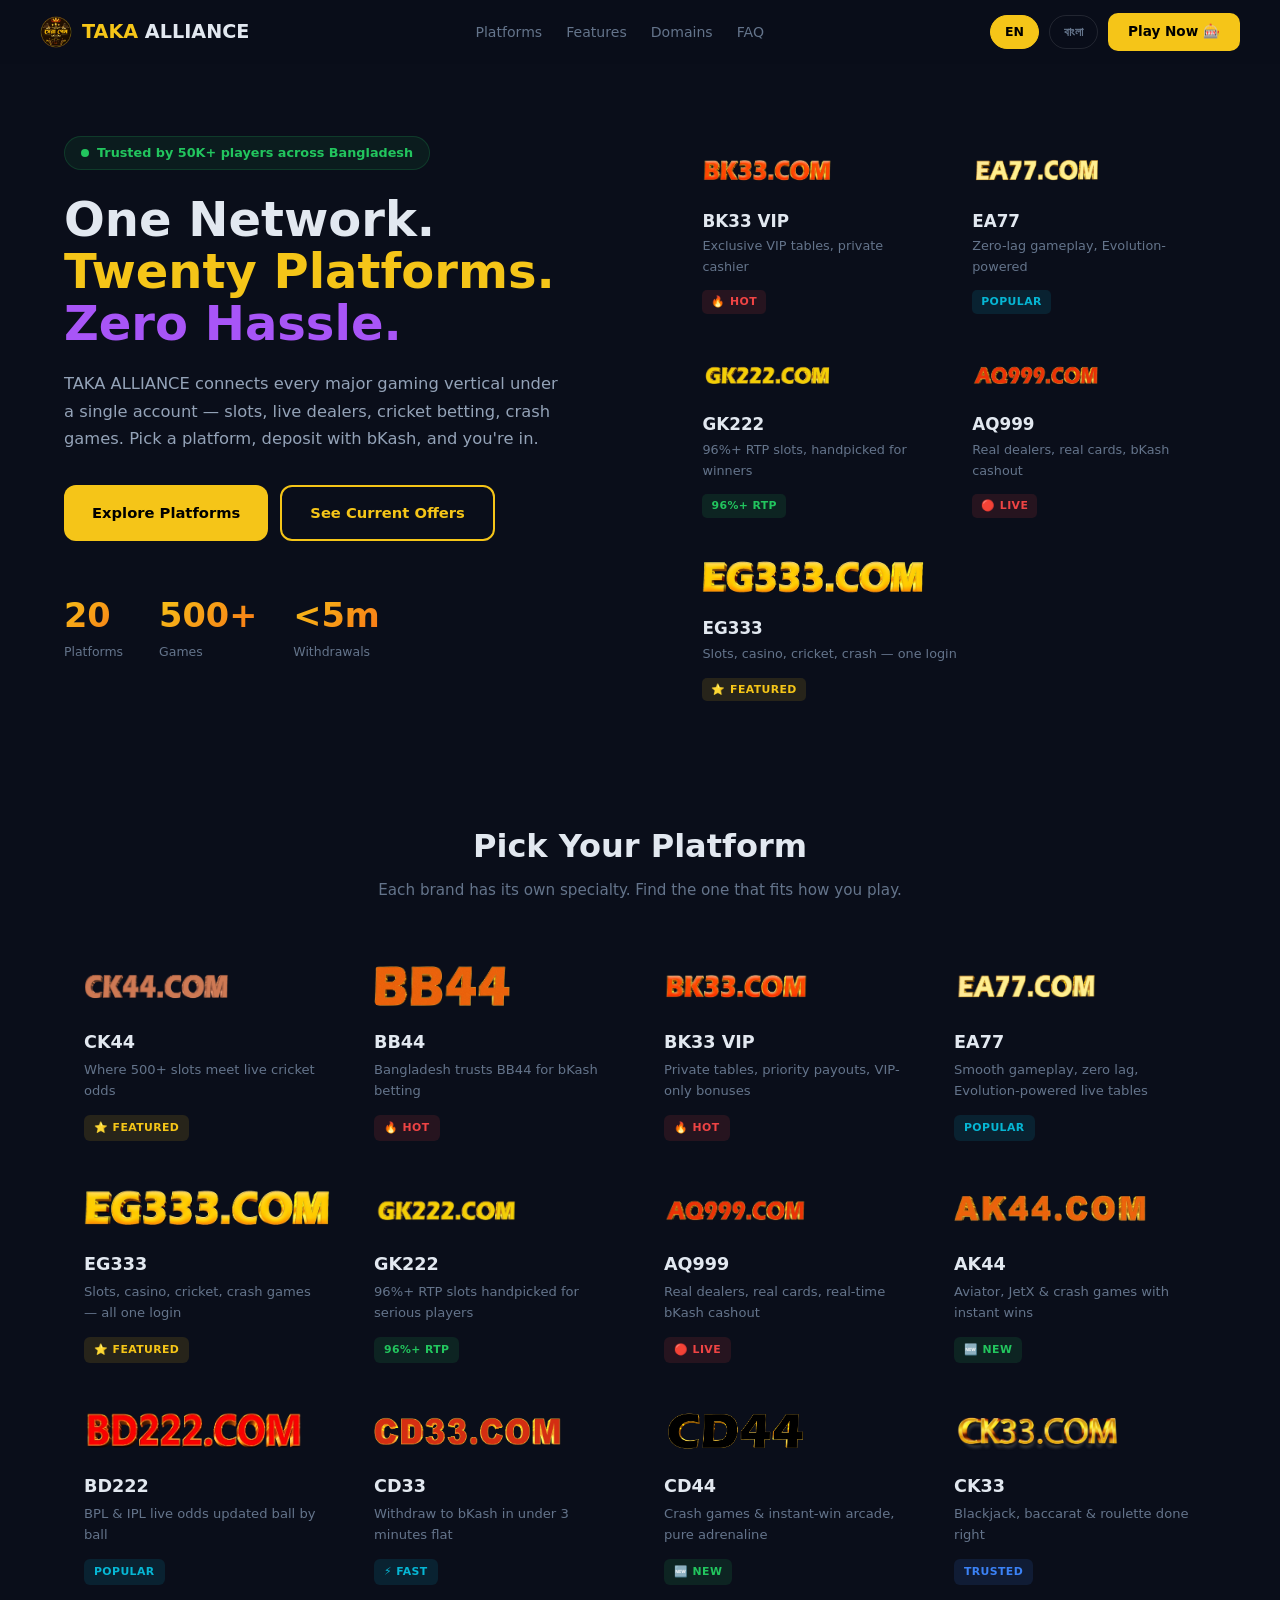
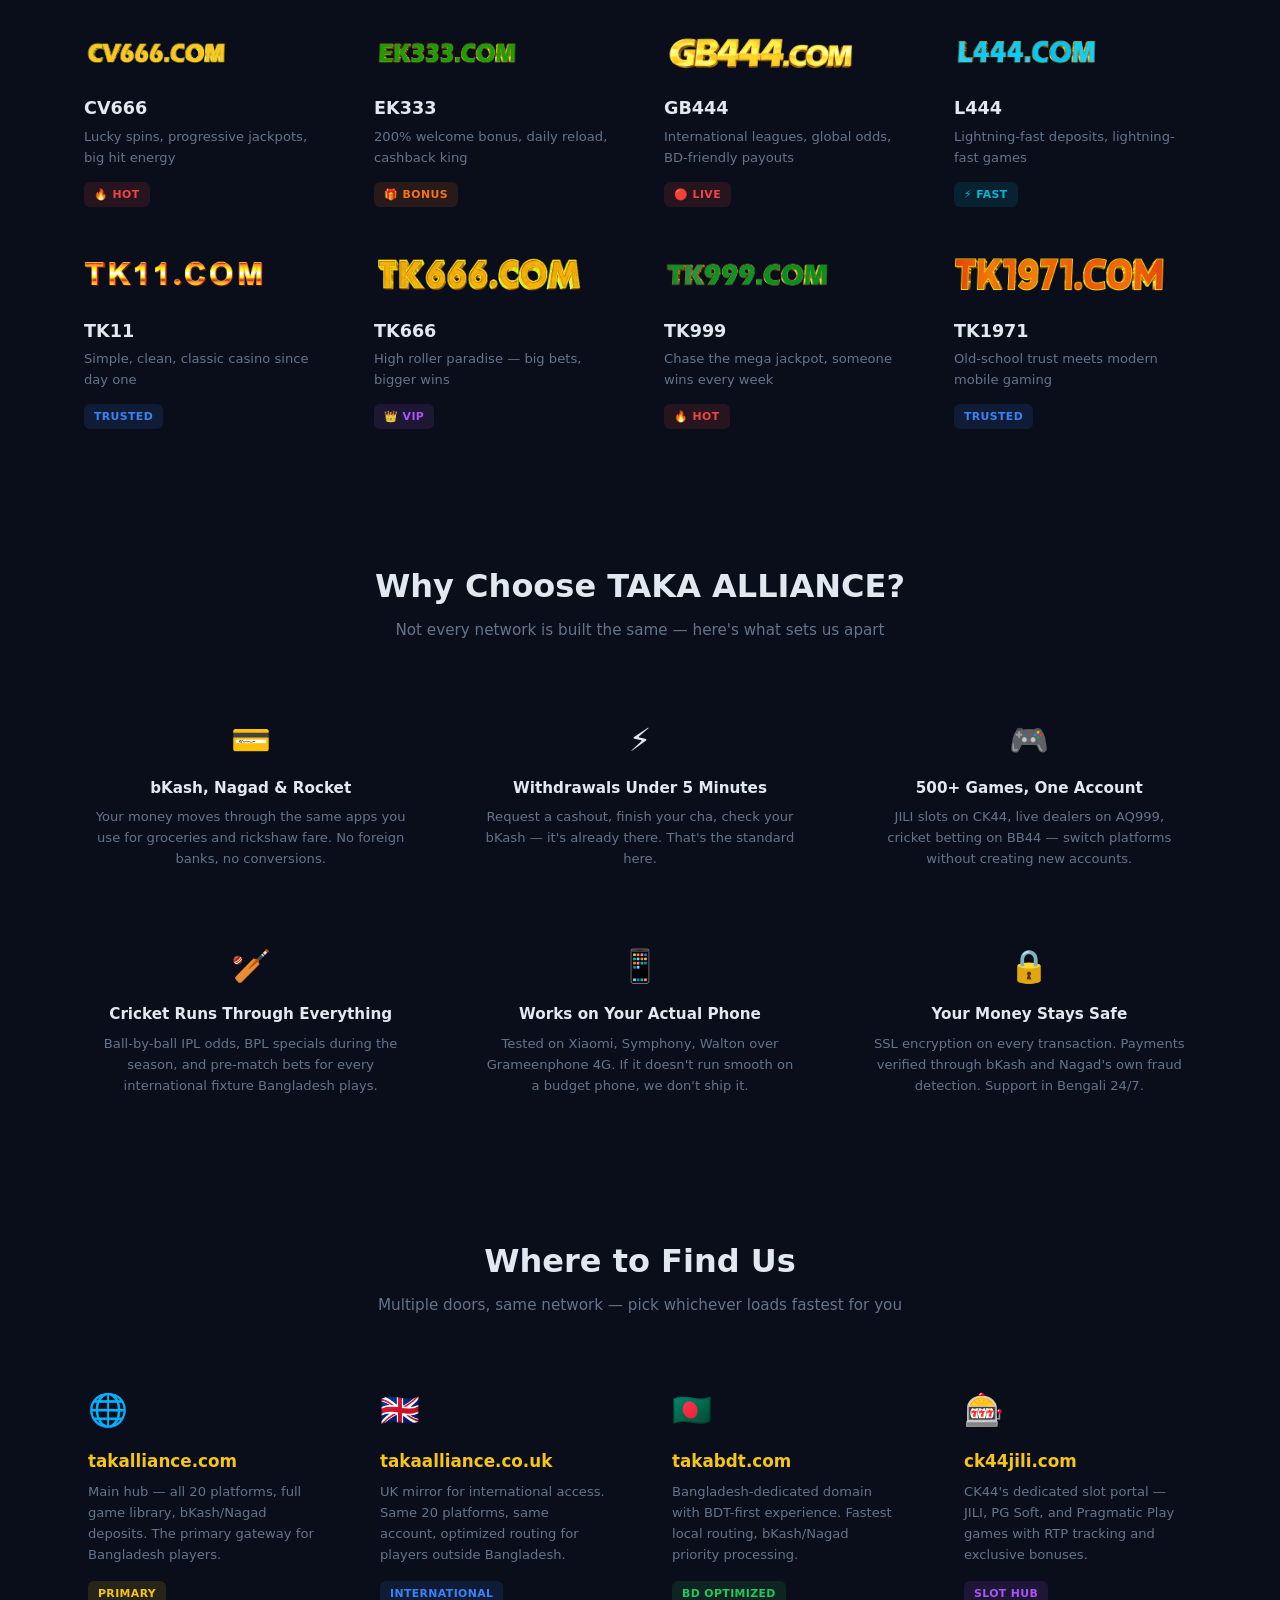
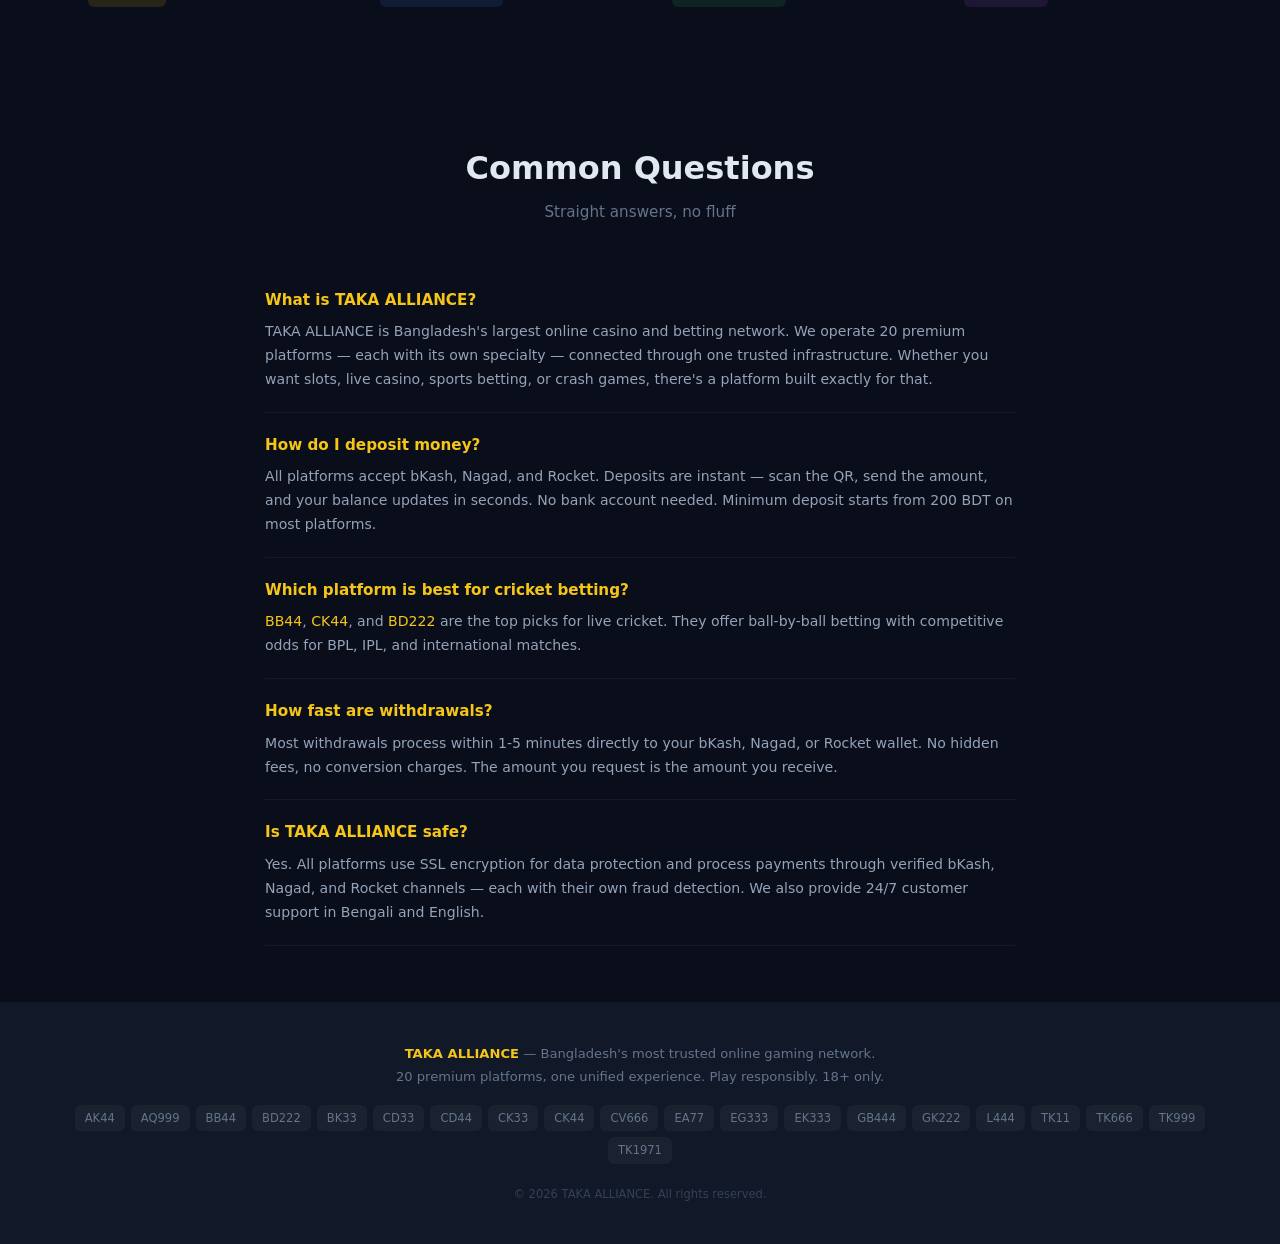
<file: index.html>
<!DOCTYPE html>
<html lang="en">
<head>
  <meta charset="utf-8">
  <meta name="viewport" content="width=device-width, initial-scale=1">
  <title>TAKA ALLIANCE — Bangladesh's #1 Online Casino &amp; Betting Network</title>
  <meta name="description" content="Discover TAKA ALLIANCE — the only gaming network in Bangladesh running 20 platforms on one unified system. Deposit via bKash in seconds, withdraw in minutes.">
  <meta name="keywords" content="TAKA ALLIANCE, Bangladesh casino, online betting BD, bKash casino, BB44, CK44, BK33, EA77, EG333, GK222, AQ999, Nagad casino, Bangladesh gambling, live cricket betting">
  <meta name="robots" content="index, follow, max-image-preview:large">
  <link rel="canonical" href="https://crazatttyyyyy.github.io/taka-alliance-bd/">
  <meta name="author" content="TAKA ALLIANCE">
  <meta name="geo.region" content="BD">
  <meta name="geo.placename" content="Bangladesh">
  <meta name="language" content="en">
  <link rel="alternate" hreflang="en" href="https://crazatttyyyyy.github.io/taka-alliance-bd/">
  <link rel="alternate" hreflang="bn" href="https://crazatttyyyyy.github.io/taka-alliance-bd/bn.html">
  <link rel="alternate" hreflang="x-default" href="https://crazatttyyyyy.github.io/taka-alliance-bd/">

  <!-- OG -->
  <meta property="og:type" content="website">
  <meta property="og:site_name" content="TAKA ALLIANCE">
  <meta property="og:title" content="TAKA ALLIANCE — Bangladesh's #1 Casino &amp; Betting Network">
  <meta property="og:description" content="Discover TAKA ALLIANCE — the only gaming network in Bangladesh running 20 platforms on one unified system. Deposit via bKash in seconds, withdraw in minutes.">
  <meta property="og:url" content="https://crazatttyyyyy.github.io/taka-alliance-bd/">
  <meta property="og:locale" content="en_US">
  <meta property="og:locale:alternate" content="bn_BD">

  <!-- Twitter -->
  <meta name="twitter:card" content="summary_large_image">
  <meta name="twitter:title" content="TAKA ALLIANCE — Bangladesh's #1 Casino Network">
  <meta name="twitter:description" content="20 premium platforms, 500+ games, instant bKash deposits. Join 50,000+ BD players.">

  <!-- Schema.org JSON-LD -->
  <script type="application/ld+json">
  {
    "@context": "https://schema.org",
    "@graph": [
      {
        "@type": "Organization",
        "@id": "https://takalliance.com/#organization",
        "name": "TAKA ALLIANCE",
        "url": "https://takalliance.com/",
        "description": "Bangladesh's largest online casino and betting network with 20 premium platforms.",
        "areaServed": {"@type": "Country", "name": "Bangladesh"},
        "sameAs": [
          "https://takalliance.com/",
          "https://takaalliance.co.uk/",
          "https://takabdt.com/",
          "https://ck44jili.com/",
          "https://crazatttyyyyy.github.io/taka-alliance-bd/",
          "https://t.me/TakaAlliance"
        ]
      },
      {
        "@type": "WebSite",
        "@id": "https://crazatttyyyyy.github.io/taka-alliance-bd/#website",
        "url": "https://crazatttyyyyy.github.io/taka-alliance-bd/",
        "name": "TAKA ALLIANCE Bangladesh",
        "publisher": {"@id": "https://takalliance.com/#organization"},
        "inLanguage": ["en", "bn"]
      },
      {
        "@type": "WebPage",
        "@id": "https://crazatttyyyyy.github.io/taka-alliance-bd/#webpage",
        "url": "https://crazatttyyyyy.github.io/taka-alliance-bd/",
        "name": "TAKA ALLIANCE — Bangladesh's #1 Online Casino & Betting Network",
        "isPartOf": {"@id": "https://crazatttyyyyy.github.io/taka-alliance-bd/#website"},
        "about": {"@id": "https://takalliance.com/#organization"},
        "inLanguage": "en"
      },
      {
        "@type": "FAQPage",
        "mainEntity": [
          {
            "@type": "Question",
            "name": "What is TAKA ALLIANCE?",
            "acceptedAnswer": {
              "@type": "Answer",
              "text": "TAKA ALLIANCE is Bangladesh's largest online casino and betting network, operating 20 premium platforms with over 500 games, instant bKash/Nagad deposits, and 1-5 minute withdrawals."
            }
          },
          {
            "@type": "Question",
            "name": "How do I deposit on TAKA ALLIANCE platforms?",
            "acceptedAnswer": {
              "@type": "Answer",
              "text": "All TAKA ALLIANCE platforms accept bKash, Nagad, and Rocket for instant deposits. No bank account required. Minimum deposit starts from 200 BDT."
            }
          },
          {
            "@type": "Question",
            "name": "Which TAKA ALLIANCE platform is best for cricket betting?",
            "acceptedAnswer": {
              "@type": "Answer",
              "text": "BB44, CK44, and BD222 offer the best live cricket betting experience with competitive odds for BPL, IPL, and international matches."
            }
          }
        ]
      }
    ]
  }
  </script>

  <style>
    *,*::before,*::after{margin:0;padding:0;box-sizing:border-box}
    html{scroll-behavior:smooth}
    body{font-family:'Segoe UI',system-ui,-apple-system,sans-serif;background:#0a0e1a;color:#e2e8f0;line-height:1.6;overflow-x:hidden}
    a{color:inherit;text-decoration:none}

    /* NAV */
    .nav{position:sticky;top:0;z-index:100;background:rgba(10,14,26,.95);backdrop-filter:blur(16px);padding:0 24px}
    .nav-inner{max-width:1200px;margin:0 auto;display:flex;align-items:center;justify-content:space-between;height:64px}
    .nav-logo{display:flex;align-items:center;gap:10px;font-weight:800;font-size:1.2rem}
    .logo-mark{width:36px;height:36px;border-radius:10px;background:linear-gradient(135deg,#f5c518,#f97316);display:flex;align-items:center;justify-content:center;font-weight:900;font-size:1rem;color:#000}
    .logo-taka{color:#f5c518}
    .nav-links{display:flex;gap:24px;font-size:.88rem;font-weight:500}
    .nav-links a{color:#64748b;transition:color .2s}
    .nav-links a:hover{color:#fff}
    .nav-right{display:flex;align-items:center;gap:10px}
    .lang-switch{padding:6px 14px;border-radius:20px;font-size:.78rem;font-weight:600;border:1px solid rgba(255,255,255,.1);background:transparent;color:#64748b;cursor:pointer;transition:.2s}
    .lang-switch.on{background:#f5c518;color:#000;border-color:#f5c518}
    .btn-play{padding:8px 20px;border-radius:10px;background:#f5c518;color:#000;font-weight:700;font-size:.85rem;display:inline-flex;align-items:center;gap:6px;transition:transform .15s}
    .btn-play:hover{transform:scale(1.05)}

    /* HERO */
    .hero{max-width:1200px;margin:0 auto;padding:72px 24px 48px;display:grid;grid-template-columns:1.1fr 1fr;gap:40px;align-items:start}
    .hero-pill{display:inline-flex;align-items:center;gap:8px;background:rgba(34,197,94,.08);border:1px solid rgba(34,197,94,.18);border-radius:24px;padding:6px 16px;font-size:.8rem;color:#22c55e;font-weight:600;margin-bottom:24px}
    .hero-pill .dot{width:8px;height:8px;border-radius:50%;background:#22c55e;animation:blink 2s infinite}
    @keyframes blink{0%,100%{opacity:1}50%{opacity:.3}}
    .hero h1{font-size:3rem;font-weight:900;line-height:1.08;margin-bottom:20px}
    .hero h1 .gold{color:#f5c518}
    .hero h1 .purple{color:#a855f7}
    .hero-p{font-size:1.02rem;color:#94a3b8;line-height:1.7;margin-bottom:32px;max-width:500px}
    .hero-btns{display:flex;gap:12px;flex-wrap:wrap;margin-bottom:48px}
    .btn-cta{padding:14px 28px;border-radius:12px;font-weight:700;font-size:.92rem;display:inline-flex;align-items:center;gap:8px;transition:.2s;border:none;cursor:pointer}
    .btn-cta.primary{background:#f5c518;color:#000}
    .btn-cta.primary:hover{box-shadow:0 8px 28px rgba(245,197,24,.3);transform:translateY(-2px)}
    .btn-cta.outline{background:transparent;color:#f5c518;border:2px solid #f5c518}
    .btn-cta.outline:hover{background:rgba(245,197,24,.08)}
    .stats-row{display:flex;gap:36px;flex-wrap:wrap}
    .stat .num{font-size:2.1rem;font-weight:900;background:linear-gradient(135deg,#f5c518,#f97316);-webkit-background-clip:text;-webkit-text-fill-color:transparent;background-clip:text}
    .stat .lbl{font-size:.78rem;color:#64748b;font-weight:500}

    /* HERO RIGHT — top brand cards preview */
    .hero-grid{display:grid;grid-template-columns:1fr 1fr;gap:10px}
    .mini-card{background:transparent;border:none;padding:16px;transition:.3s;border-radius:12px}
    .mini-card:hover{background:rgba(255,255,255,.03);transform:translateY(-2px)}
    .mini-card h3{font-size:1.05rem;font-weight:700;margin-bottom:2px}
    .mini-card .mc-tag{font-size:.8rem;color:#64748b;margin-bottom:10px}
    .mini-card .mc-badge{display:inline-block;padding:3px 9px;border-radius:5px;font-size:.68rem;font-weight:700;text-transform:uppercase;letter-spacing:.4px}
    .mini-card.span-2{grid-column:span 2}

    /* SECTION */
    .section{max-width:1200px;margin:0 auto;padding:56px 24px}
    .section-head{text-align:center;margin-bottom:44px}
    .section-head h2{font-size:2rem;font-weight:800;margin-bottom:6px}
    .section-head p{color:#64748b;font-size:.95rem}

    /* BRAND GRID — ALL 20 */
    .brand-grid{display:grid;grid-template-columns:repeat(auto-fill,minmax(240px,1fr));gap:8px}
    .b-card{background:transparent;border:none;border-radius:12px;padding:20px;transition:.3s;display:block}
    .b-card:hover{background:rgba(255,255,255,.04);transform:translateY(-2px)}
    .b-card h3{font-size:1.1rem;font-weight:700;margin-bottom:3px}
    .b-card .tl{font-size:.82rem;color:#64748b;margin-bottom:12px}
    .b-card .bg{display:inline-block;padding:4px 10px;border-radius:6px;font-size:.68rem;font-weight:700;text-transform:uppercase;letter-spacing:.4px}

    /* Badge styles */
    .bg-hot{background:rgba(239,68,68,.12);color:#ef4444}
    .bg-pop{background:rgba(6,182,212,.12);color:#06b6d4}
    .bg-feat{background:rgba(245,197,24,.12);color:#f5c518}
    .bg-live{background:rgba(239,68,68,.12);color:#ef4444}
    .bg-new{background:rgba(34,197,94,.12);color:#22c55e}
    .bg-rtp{background:rgba(34,197,94,.12);color:#22c55e}
    .bg-vip{background:rgba(168,85,247,.12);color:#a855f7}
    .bg-fast{background:rgba(6,182,212,.12);color:#06b6d4}
    .bg-trust{background:rgba(59,130,246,.12);color:#3b82f6}
    .bg-bonus{background:rgba(249,115,22,.12);color:#f97316}

    /* Avatars — each brand unique color */
    .c-red{background:linear-gradient(135deg,#ef4444,#b91c1c)}
    .c-pink{background:linear-gradient(135deg,#ec4899,#be185d)}
    .c-orange{background:linear-gradient(135deg,#f97316,#ea580c)}
    .c-amber{background:linear-gradient(135deg,#f59e0b,#d97706)}
    .c-yellow{background:linear-gradient(135deg,#f5c518,#ca8a04)}
    .c-green{background:linear-gradient(135deg,#22c55e,#15803d)}
    .c-teal{background:linear-gradient(135deg,#14b8a6,#0d9488)}
    .c-cyan{background:linear-gradient(135deg,#06b6d4,#0e7490)}
    .c-sky{background:linear-gradient(135deg,#0ea5e9,#0284c7)}
    .c-blue{background:linear-gradient(135deg,#3b82f6,#1d4ed8)}
    .c-indigo{background:linear-gradient(135deg,#6366f1,#4f46e5)}
    .c-violet{background:linear-gradient(135deg,#8b5cf6,#6d28d9)}
    .c-purple{background:linear-gradient(135deg,#a855f7,#7c3aed)}
    .c-fuchsia{background:linear-gradient(135deg,#d946ef,#a21caf)}
    .c-rose{background:linear-gradient(135deg,#f43f5e,#e11d48)}
    .c-emerald{background:linear-gradient(135deg,#10b981,#059669)}
    .c-lime{background:linear-gradient(135deg,#84cc16,#65a30d)}
    .c-slate{background:linear-gradient(135deg,#64748b,#475569)}
    .c-gold{background:linear-gradient(135deg,#fbbf24,#b45309)}
    .c-crimson{background:linear-gradient(135deg,#dc2626,#7f1d1d)}

    /* LOGO IMAGES */
    .logo-img{border-radius:6px}
    .mc-logo{height:36px;width:auto;margin-bottom:12px;border-radius:6px}
    .b-logo{height:40px;width:auto;margin-bottom:14px;border-radius:6px}

    /* DOMAIN SECTION */
    .domain-grid{display:grid;grid-template-columns:repeat(auto-fill,minmax(260px,1fr));gap:16px}
    .domain-card{background:transparent;border:none;border-radius:12px;padding:24px;transition:.3s;display:block}
    .domain-card:hover{background:rgba(255,255,255,.04);transform:translateY(-2px)}
    .domain-icon{font-size:2rem;margin-bottom:12px}
    .domain-card h3{font-size:1.05rem;font-weight:700;margin-bottom:6px;color:#f5c518}
    .domain-desc{font-size:.82rem;color:#64748b;line-height:1.6;margin-bottom:14px}
    .domain-badge{display:inline-block;padding:4px 10px;border-radius:6px;font-size:.68rem;font-weight:700;text-transform:uppercase;letter-spacing:.4px;background:rgba(245,197,24,.12);color:#f5c518}
    .badge-intl{background:rgba(59,130,246,.12);color:#3b82f6}
    .badge-bd{background:rgba(34,197,94,.12);color:#22c55e}
    .badge-slot{background:rgba(168,85,247,.12);color:#a855f7}

    /* FEATURES */
    .feat-grid{display:grid;grid-template-columns:repeat(auto-fill,minmax(280px,1fr));gap:16px}
    .feat-card{background:transparent;border:none;border-radius:12px;padding:28px;text-align:center}
    .feat-card .icon{font-size:2rem;margin-bottom:10px}
    .feat-card h3{font-size:.95rem;font-weight:700;margin-bottom:6px}
    .feat-card p{font-size:.82rem;color:#64748b;line-height:1.6}

    /* FAQ */
    .faq-list{max-width:750px;margin:0 auto}
    .faq-item{background:transparent;border:none;border-bottom:1px solid rgba(255,255,255,.05);padding:20px 0;margin-bottom:0;border-radius:0}
    .faq-item h3{font-size:.95rem;font-weight:700;margin-bottom:8px;color:#f5c518}
    .faq-item p{font-size:.88rem;color:#94a3b8;line-height:1.7}

    /* FOOTER */
    .footer{background:#111827;padding:40px 24px;text-align:center}
    .footer-inner{max-width:1200px;margin:0 auto}
    .footer p{color:#64748b;font-size:.82rem;line-height:1.8}
    .footer-brands{display:flex;flex-wrap:wrap;justify-content:center;gap:6px;margin-top:16px}
    .footer-brands a{padding:4px 10px;border-radius:6px;background:rgba(255,255,255,.04);font-size:.72rem;color:#64748b;transition:.2s}
    .footer-brands a:hover{background:rgba(255,255,255,.1);color:#fff}

    @media(max-width:768px){
      .hero{grid-template-columns:1fr;padding:40px 16px 24px}
      .hero h1{font-size:2rem}
      .hero-btns{justify-content:center}
      .stats-row{justify-content:center}
      .hero-grid{grid-template-columns:1fr 1fr;gap:10px}
      .nav-links{display:none}
      .brand-grid{grid-template-columns:1fr 1fr;gap:10px}
      .b-card{padding:14px}
      .mini-card.span-2{grid-column:span 2}
    }
  </style>
</head>
<body>

  <!-- NAVIGATION -->
  <nav class="nav" aria-label="Main navigation">
    <div class="nav-inner">
      <a href="/" class="nav-logo" aria-label="TAKA ALLIANCE Home">
        <img src="assets/img-logo/hero-alliance.webp" alt="TAKA ALLIANCE" height="32" class="logo-img">
        <span><span class="logo-taka">TAKA</span> ALLIANCE</span>
      </a>
      <div class="nav-links">
        <a href="#platforms">Platforms</a>
        <a href="#features">Features</a>
        <a href="#domains">Domains</a>
        <a href="#faq">FAQ</a>
      </div>
      <div class="nav-right">
        <span class="lang-switch on">EN</span>
        <a href="bn.html" class="lang-switch">বাংলা</a>
        <a href="https://takalliance.com/" target="_blank" rel="noopener" class="btn-play">Play Now 🎰</a>
      </div>
    </div>
  </nav>

  <main>
  <!-- HERO -->
  <section class="hero" aria-label="Hero">
    <div>
      <div class="hero-pill"><span class="dot"></span> Trusted by 50K+ players across Bangladesh</div>
      <h1>One Network.<br><span class="gold">Twenty Platforms.</span><br><span class="purple">Zero Hassle.</span></h1>
      <p class="hero-p">TAKA ALLIANCE connects every major gaming vertical under a single account — slots, live dealers, cricket betting, crash games. Pick a platform, deposit with bKash, and you're in.</p>
      <div class="hero-btns">
        <a href="https://takalliance.com/" target="_blank" rel="noopener" class="btn-cta primary">Explore Platforms</a>
        <a href="https://takalliance.com/bonus/" target="_blank" rel="noopener" class="btn-cta outline">See Current Offers</a>
      </div>
      <div class="stats-row">
        <div class="stat"><div class="num">20</div><div class="lbl">Platforms</div></div>
        <div class="stat"><div class="num">500+</div><div class="lbl">Games</div></div>
        <div class="stat"><div class="num">&lt;5m</div><div class="lbl">Withdrawals</div></div>
      </div>
    </div>
    <div class="hero-grid" aria-label="Top platforms">
      <a href="https://takalliance.com/bk33/" target="_blank" rel="noopener" class="mini-card">
        <img src="assets/img-brand/bk33.webp" alt="BK33" class="mc-logo" height="36" loading="lazy">
        <h3>BK33 VIP</h3>
        <p class="mc-tag">Exclusive VIP tables, private cashier</p>
        <span class="mc-badge bg-hot">🔥 HOT</span>
      </a>
      <a href="https://takalliance.com/ea77/" target="_blank" rel="noopener" class="mini-card">
        <img src="assets/img-brand/ea77.webp" alt="EA77" class="mc-logo" height="36" loading="lazy">
        <h3>EA77</h3>
        <p class="mc-tag">Zero-lag gameplay, Evolution-powered</p>
        <span class="mc-badge bg-pop">POPULAR</span>
      </a>
      <a href="https://takalliance.com/gk222/" target="_blank" rel="noopener" class="mini-card">
        <img src="assets/img-brand/gk222.webp" alt="GK222" class="mc-logo" height="36" loading="lazy">
        <h3>GK222</h3>
        <p class="mc-tag">96%+ RTP slots, handpicked for winners</p>
        <span class="mc-badge bg-rtp">96%+ RTP</span>
      </a>
      <a href="https://takalliance.com/aq999/" target="_blank" rel="noopener" class="mini-card">
        <img src="assets/img-brand/aq999.webp" alt="AQ999" class="mc-logo" height="36" loading="lazy">
        <h3>AQ999</h3>
        <p class="mc-tag">Real dealers, real cards, bKash cashout</p>
        <span class="mc-badge bg-live">🔴 LIVE</span>
      </a>
      <a href="https://takalliance.com/eg333/" target="_blank" rel="noopener" class="mini-card span-2">
        <img src="assets/img-brand/eg333.webp" alt="EG333" class="mc-logo" height="36" loading="lazy">
        <h3>EG333</h3>
        <p class="mc-tag">Slots, casino, cricket, crash — one login</p>
        <span class="mc-badge bg-feat">⭐ FEATURED</span>
      </a>
    </div>
  </section>

  <!-- ALL 20 PLATFORMS -->
  <section class="section" id="platforms" aria-label="All 20 Platforms">
    <div class="section-head">
      <h2>Pick Your Platform</h2>
      <p>Each brand has its own specialty. Find the one that fits how you play.</p>
    </div>
    <div class="brand-grid">

      <a href="https://takalliance.com/ck44/" target="_blank" rel="noopener" class="b-card">
        <img src="assets/img-brand/ck44.webp" alt="CK44" class="b-logo" height="40" loading="lazy">
        <h3>CK44</h3>
        <p class="tl">Where 500+ slots meet live cricket odds</p>
        <span class="bg bg-feat">⭐ FEATURED</span>
      </a>

      <a href="https://takalliance.com/bb44/" target="_blank" rel="noopener" class="b-card">
        <img src="assets/img-brand/bb44.webp" alt="BB44" class="b-logo" height="40" loading="lazy">
        <h3>BB44</h3>
        <p class="tl">Bangladesh trusts BB44 for bKash betting</p>
        <span class="bg bg-hot">🔥 HOT</span>
      </a>

      <a href="https://takalliance.com/bk33/" target="_blank" rel="noopener" class="b-card">
        <img src="assets/img-brand/bk33.webp" alt="BK33" class="b-logo" height="40" loading="lazy">
        <h3>BK33 VIP</h3>
        <p class="tl">Private tables, priority payouts, VIP-only bonuses</p>
        <span class="bg bg-hot">🔥 HOT</span>
      </a>

      <a href="https://takalliance.com/ea77/" target="_blank" rel="noopener" class="b-card">
        <img src="assets/img-brand/ea77.webp" alt="EA77" class="b-logo" height="40" loading="lazy">
        <h3>EA77</h3>
        <p class="tl">Smooth gameplay, zero lag, Evolution-powered live tables</p>
        <span class="bg bg-pop">POPULAR</span>
      </a>

      <a href="https://takalliance.com/eg333/" target="_blank" rel="noopener" class="b-card">
        <img src="assets/img-brand/eg333.webp" alt="EG333" class="b-logo" height="40" loading="lazy">
        <h3>EG333</h3>
        <p class="tl">Slots, casino, cricket, crash games — all one login</p>
        <span class="bg bg-feat">⭐ FEATURED</span>
      </a>

      <a href="https://takalliance.com/gk222/" target="_blank" rel="noopener" class="b-card">
        <img src="assets/img-brand/gk222.webp" alt="GK222" class="b-logo" height="40" loading="lazy">
        <h3>GK222</h3>
        <p class="tl">96%+ RTP slots handpicked for serious players</p>
        <span class="bg bg-rtp">96%+ RTP</span>
      </a>

      <a href="https://takalliance.com/aq999/" target="_blank" rel="noopener" class="b-card">
        <img src="assets/img-brand/aq999.webp" alt="AQ999" class="b-logo" height="40" loading="lazy">
        <h3>AQ999</h3>
        <p class="tl">Real dealers, real cards, real-time bKash cashout</p>
        <span class="bg bg-live">🔴 LIVE</span>
      </a>

      <a href="https://takalliance.com/ak44/" target="_blank" rel="noopener" class="b-card">
        <img src="assets/img-brand/ak44.webp" alt="AK44" class="b-logo" height="40" loading="lazy">
        <h3>AK44</h3>
        <p class="tl">Aviator, JetX &amp; crash games with instant wins</p>
        <span class="bg bg-new">🆕 NEW</span>
      </a>

      <a href="https://takalliance.com/bd222/" target="_blank" rel="noopener" class="b-card">
        <img src="assets/img-brand/bd222.webp" alt="BD222" class="b-logo" height="40" loading="lazy">
        <h3>BD222</h3>
        <p class="tl">BPL &amp; IPL live odds updated ball by ball</p>
        <span class="bg bg-pop">POPULAR</span>
      </a>

      <a href="https://takalliance.com/cd33/" target="_blank" rel="noopener" class="b-card">
        <img src="assets/img-brand/cd33.webp" alt="CD33" class="b-logo" height="40" loading="lazy">
        <h3>CD33</h3>
        <p class="tl">Withdraw to bKash in under 3 minutes flat</p>
        <span class="bg bg-fast">⚡ FAST</span>
      </a>

      <a href="https://takalliance.com/cd44/" target="_blank" rel="noopener" class="b-card">
        <img src="assets/img-brand/cd44.png" alt="CD44" class="b-logo" height="40" loading="lazy">
        <h3>CD44</h3>
        <p class="tl">Crash games &amp; instant-win arcade, pure adrenaline</p>
        <span class="bg bg-new">🆕 NEW</span>
      </a>

      <a href="https://takalliance.com/ck33/" target="_blank" rel="noopener" class="b-card">
        <img src="assets/img-brand/ck33.webp" alt="CK33" class="b-logo" height="40" loading="lazy">
        <h3>CK33</h3>
        <p class="tl">Blackjack, baccarat &amp; roulette done right</p>
        <span class="bg bg-trust">TRUSTED</span>
      </a>

      <a href="https://takalliance.com/cv666/" target="_blank" rel="noopener" class="b-card">
        <img src="assets/img-brand/cv666.webp" alt="CV666" class="b-logo" height="40" loading="lazy">
        <h3>CV666</h3>
        <p class="tl">Lucky spins, progressive jackpots, big hit energy</p>
        <span class="bg bg-hot">🔥 HOT</span>
      </a>

      <a href="https://takalliance.com/ek333/" target="_blank" rel="noopener" class="b-card">
        <img src="assets/img-brand/ek333.webp" alt="EK333" class="b-logo" height="40" loading="lazy">
        <h3>EK333</h3>
        <p class="tl">200% welcome bonus, daily reload, cashback king</p>
        <span class="bg bg-bonus">🎁 BONUS</span>
      </a>

      <a href="https://takalliance.com/gb444/" target="_blank" rel="noopener" class="b-card">
        <img src="assets/img-brand/gb444.png" alt="GB444" class="b-logo" height="40" loading="lazy">
        <h3>GB444</h3>
        <p class="tl">International leagues, global odds, BD-friendly payouts</p>
        <span class="bg bg-live">🔴 LIVE</span>
      </a>

      <a href="https://takalliance.com/l444/" target="_blank" rel="noopener" class="b-card">
        <img src="assets/img-brand/l444.webp" alt="L444" class="b-logo" height="40" loading="lazy">
        <h3>L444</h3>
        <p class="tl">Lightning-fast deposits, lightning-fast games</p>
        <span class="bg bg-fast">⚡ FAST</span>
      </a>

      <a href="https://takalliance.com/tk11/" target="_blank" rel="noopener" class="b-card">
        <img src="assets/img-brand/tk11.webp" alt="TK11" class="b-logo" height="40" loading="lazy">
        <h3>TK11</h3>
        <p class="tl">Simple, clean, classic casino since day one</p>
        <span class="bg bg-trust">TRUSTED</span>
      </a>

      <a href="https://takalliance.com/tk666/" target="_blank" rel="noopener" class="b-card">
        <img src="assets/img-brand/tk666.webp" alt="TK666" class="b-logo" height="40" loading="lazy">
        <h3>TK666</h3>
        <p class="tl">High roller paradise — big bets, bigger wins</p>
        <span class="bg bg-vip">👑 VIP</span>
      </a>

      <a href="https://takalliance.com/tk999/" target="_blank" rel="noopener" class="b-card">
        <img src="assets/img-brand/tk999.webp" alt="TK999" class="b-logo" height="40" loading="lazy">
        <h3>TK999</h3>
        <p class="tl">Chase the mega jackpot, someone wins every week</p>
        <span class="bg bg-hot">🔥 HOT</span>
      </a>

      <a href="https://takalliance.com/tk1971/" target="_blank" rel="noopener" class="b-card">
        <img src="assets/img-brand/tk1971.webp" alt="TK1971" class="b-logo" height="40" loading="lazy">
        <h3>TK1971</h3>
        <p class="tl">Old-school trust meets modern mobile gaming</p>
        <span class="bg bg-trust">TRUSTED</span>
      </a>

    </div>
  </section>

  <!-- WHY CHOOSE -->
  <section class="section" id="features" aria-label="Why Choose TAKA ALLIANCE">
    <div class="section-head">
      <h2>Why Choose TAKA ALLIANCE?</h2>
      <p>Not every network is built the same — here's what sets us apart</p>
    </div>
    <div class="feat-grid">
      <div class="feat-card" id="payments">
        <div class="icon">💳</div>
        <h3>bKash, Nagad &amp; Rocket</h3>
        <p>Your money moves through the same apps you use for groceries and rickshaw fare. No foreign banks, no conversions.</p>
      </div>
      <div class="feat-card">
        <div class="icon">⚡</div>
        <h3>Withdrawals Under 5 Minutes</h3>
        <p>Request a cashout, finish your cha, check your bKash — it's already there. That's the standard here.</p>
      </div>
      <div class="feat-card">
        <div class="icon">🎮</div>
        <h3>500+ Games, One Account</h3>
        <p>JILI slots on CK44, live dealers on AQ999, cricket betting on BB44 — switch platforms without creating new accounts.</p>
      </div>
      <div class="feat-card">
        <div class="icon">🏏</div>
        <h3>Cricket Runs Through Everything</h3>
        <p>Ball-by-ball IPL odds, BPL specials during the season, and pre-match bets for every international fixture Bangladesh plays.</p>
      </div>
      <div class="feat-card">
        <div class="icon">📱</div>
        <h3>Works on Your Actual Phone</h3>
        <p>Tested on Xiaomi, Symphony, Walton over Grameenphone 4G. If it doesn't run smooth on a budget phone, we don't ship it.</p>
      </div>
      <div class="feat-card">
        <div class="icon">🔒</div>
        <h3>Your Money Stays Safe</h3>
        <p>SSL encryption on every transaction. Payments verified through bKash and Nagad's own fraud detection. Support in Bengali 24/7.</p>
      </div>
    </div>
  </section>

  <!-- OFFICIAL DOMAINS -->
  <section class="section" id="domains" aria-label="Official Domains">
    <div class="section-head">
      <h2>Where to Find Us</h2>
      <p>Multiple doors, same network — pick whichever loads fastest for you</p>
    </div>
    <div class="domain-grid">
      <a href="https://takalliance.com/" target="_blank" rel="noopener" class="domain-card">
        <div class="domain-icon">🌐</div>
        <h3>takalliance.com</h3>
        <p class="domain-desc">Main hub — all 20 platforms, full game library, bKash/Nagad deposits. The primary gateway for Bangladesh players.</p>
        <span class="domain-badge">PRIMARY</span>
      </a>
      <a href="https://takaalliance.co.uk/" target="_blank" rel="noopener" class="domain-card">
        <div class="domain-icon">🇬🇧</div>
        <h3>takaalliance.co.uk</h3>
        <p class="domain-desc">UK mirror for international access. Same 20 platforms, same account, optimized routing for players outside Bangladesh.</p>
        <span class="domain-badge badge-intl">INTERNATIONAL</span>
      </a>
      <a href="https://takabdt.com/" target="_blank" rel="noopener" class="domain-card">
        <div class="domain-icon">🇧🇩</div>
        <h3>takabdt.com</h3>
        <p class="domain-desc">Bangladesh-dedicated domain with BDT-first experience. Fastest local routing, bKash/Nagad priority processing.</p>
        <span class="domain-badge badge-bd">BD OPTIMIZED</span>
      </a>
      <a href="https://ck44jili.com/" target="_blank" rel="noopener" class="domain-card">
        <div class="domain-icon">🎰</div>
        <h3>ck44jili.com</h3>
        <p class="domain-desc">CK44's dedicated slot portal — JILI, PG Soft, and Pragmatic Play games with RTP tracking and exclusive bonuses.</p>
        <span class="domain-badge badge-slot">SLOT HUB</span>
      </a>
    </div>
  </section>

  <!-- FAQ -->
  <section class="section" id="faq" aria-label="FAQ">
    <div class="section-head">
      <h2>Common Questions</h2>
      <p>Straight answers, no fluff</p>
    </div>
    <div class="faq-list">
      <div class="faq-item">
        <h3>What is TAKA ALLIANCE?</h3>
        <p>TAKA ALLIANCE is Bangladesh's largest online casino and betting network. We operate 20 premium platforms — each with its own specialty — connected through one trusted infrastructure. Whether you want slots, live casino, sports betting, or crash games, there's a platform built exactly for that.</p>
      </div>
      <div class="faq-item">
        <h3>How do I deposit money?</h3>
        <p>All platforms accept bKash, Nagad, and Rocket. Deposits are instant — scan the QR, send the amount, and your balance updates in seconds. No bank account needed. Minimum deposit starts from 200 BDT on most platforms.</p>
      </div>
      <div class="faq-item">
        <h3>Which platform is best for cricket betting?</h3>
        <p><a href="https://takalliance.com/bb44/" style="color:#f5c518">BB44</a>, <a href="https://takalliance.com/ck44/" style="color:#f5c518">CK44</a>, and <a href="https://takalliance.com/bd222/" style="color:#f5c518">BD222</a> are the top picks for live cricket. They offer ball-by-ball betting with competitive odds for BPL, IPL, and international matches.</p>
      </div>
      <div class="faq-item">
        <h3>How fast are withdrawals?</h3>
        <p>Most withdrawals process within 1-5 minutes directly to your bKash, Nagad, or Rocket wallet. No hidden fees, no conversion charges. The amount you request is the amount you receive.</p>
      </div>
      <div class="faq-item">
        <h3>Is TAKA ALLIANCE safe?</h3>
        <p>Yes. All platforms use SSL encryption for data protection and process payments through verified bKash, Nagad, and Rocket channels — each with their own fraud detection. We also provide 24/7 customer support in Bengali and English.</p>
      </div>
    </div>
  </section>
  </main>

  <!-- FOOTER -->
  <footer class="footer">
    <div class="footer-inner">
      <p><strong style="color:#f5c518">TAKA ALLIANCE</strong> — Bangladesh's most trusted online gaming network.<br>20 premium platforms, one unified experience. Play responsibly. 18+ only.</p>
      <nav class="footer-brands" aria-label="All Platforms">
        <a href="https://takalliance.com/ak44/" target="_blank" rel="noopener">AK44</a>
        <a href="https://takalliance.com/aq999/" target="_blank" rel="noopener">AQ999</a>
        <a href="https://takalliance.com/bb44/" target="_blank" rel="noopener">BB44</a>
        <a href="https://takalliance.com/bd222/" target="_blank" rel="noopener">BD222</a>
        <a href="https://takalliance.com/bk33/" target="_blank" rel="noopener">BK33</a>
        <a href="https://takalliance.com/cd33/" target="_blank" rel="noopener">CD33</a>
        <a href="https://takalliance.com/cd44/" target="_blank" rel="noopener">CD44</a>
        <a href="https://takalliance.com/ck33/" target="_blank" rel="noopener">CK33</a>
        <a href="https://takalliance.com/ck44/" target="_blank" rel="noopener">CK44</a>
        <a href="https://takalliance.com/cv666/" target="_blank" rel="noopener">CV666</a>
        <a href="https://takalliance.com/ea77/" target="_blank" rel="noopener">EA77</a>
        <a href="https://takalliance.com/eg333/" target="_blank" rel="noopener">EG333</a>
        <a href="https://takalliance.com/ek333/" target="_blank" rel="noopener">EK333</a>
        <a href="https://takalliance.com/gb444/" target="_blank" rel="noopener">GB444</a>
        <a href="https://takalliance.com/gk222/" target="_blank" rel="noopener">GK222</a>
        <a href="https://takalliance.com/l444/" target="_blank" rel="noopener">L444</a>
        <a href="https://takalliance.com/tk11/" target="_blank" rel="noopener">TK11</a>
        <a href="https://takalliance.com/tk666/" target="_blank" rel="noopener">TK666</a>
        <a href="https://takalliance.com/tk999/" target="_blank" rel="noopener">TK999</a>
        <a href="https://takalliance.com/tk1971/" target="_blank" rel="noopener">TK1971</a>
      </nav>
      <p style="margin-top:20px;font-size:.72rem;color:#334155">&copy; 2026 TAKA ALLIANCE. All rights reserved.</p>
    </div>
  </footer>

</body>
</html>
</file>
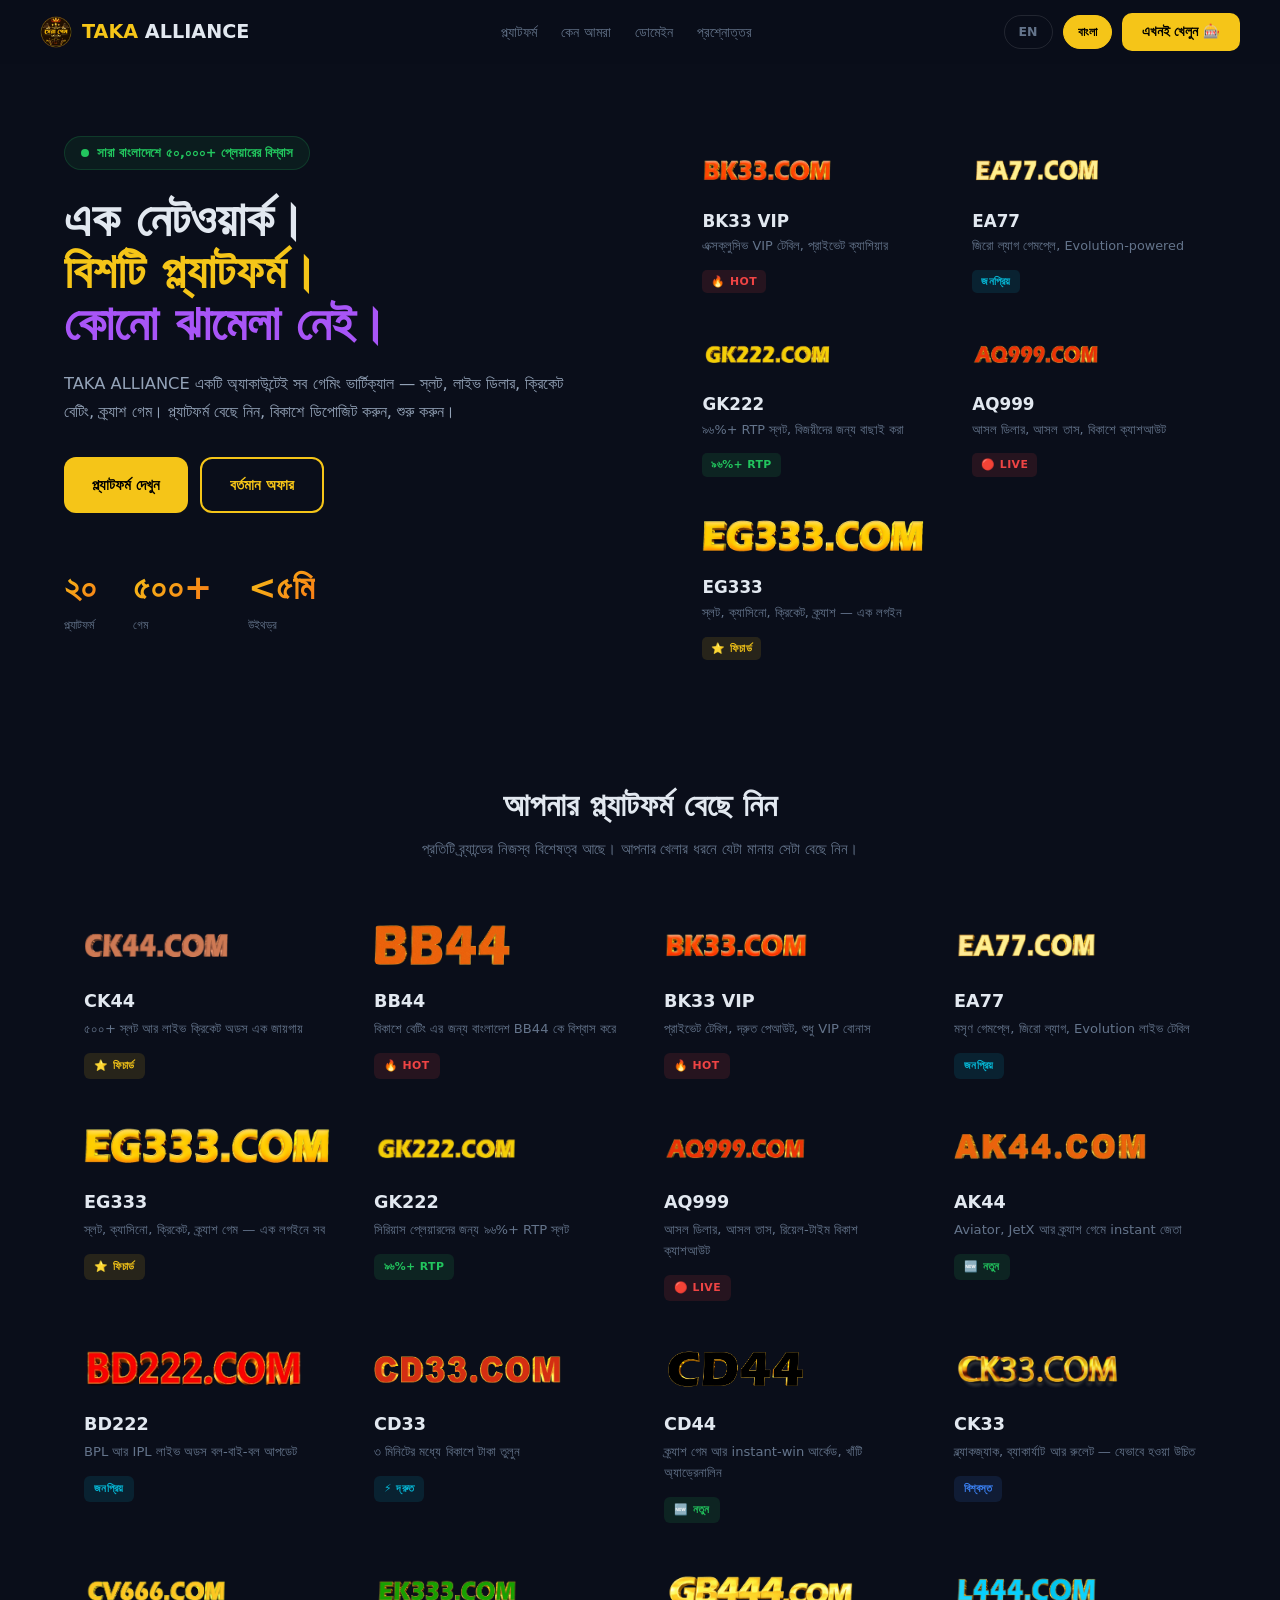
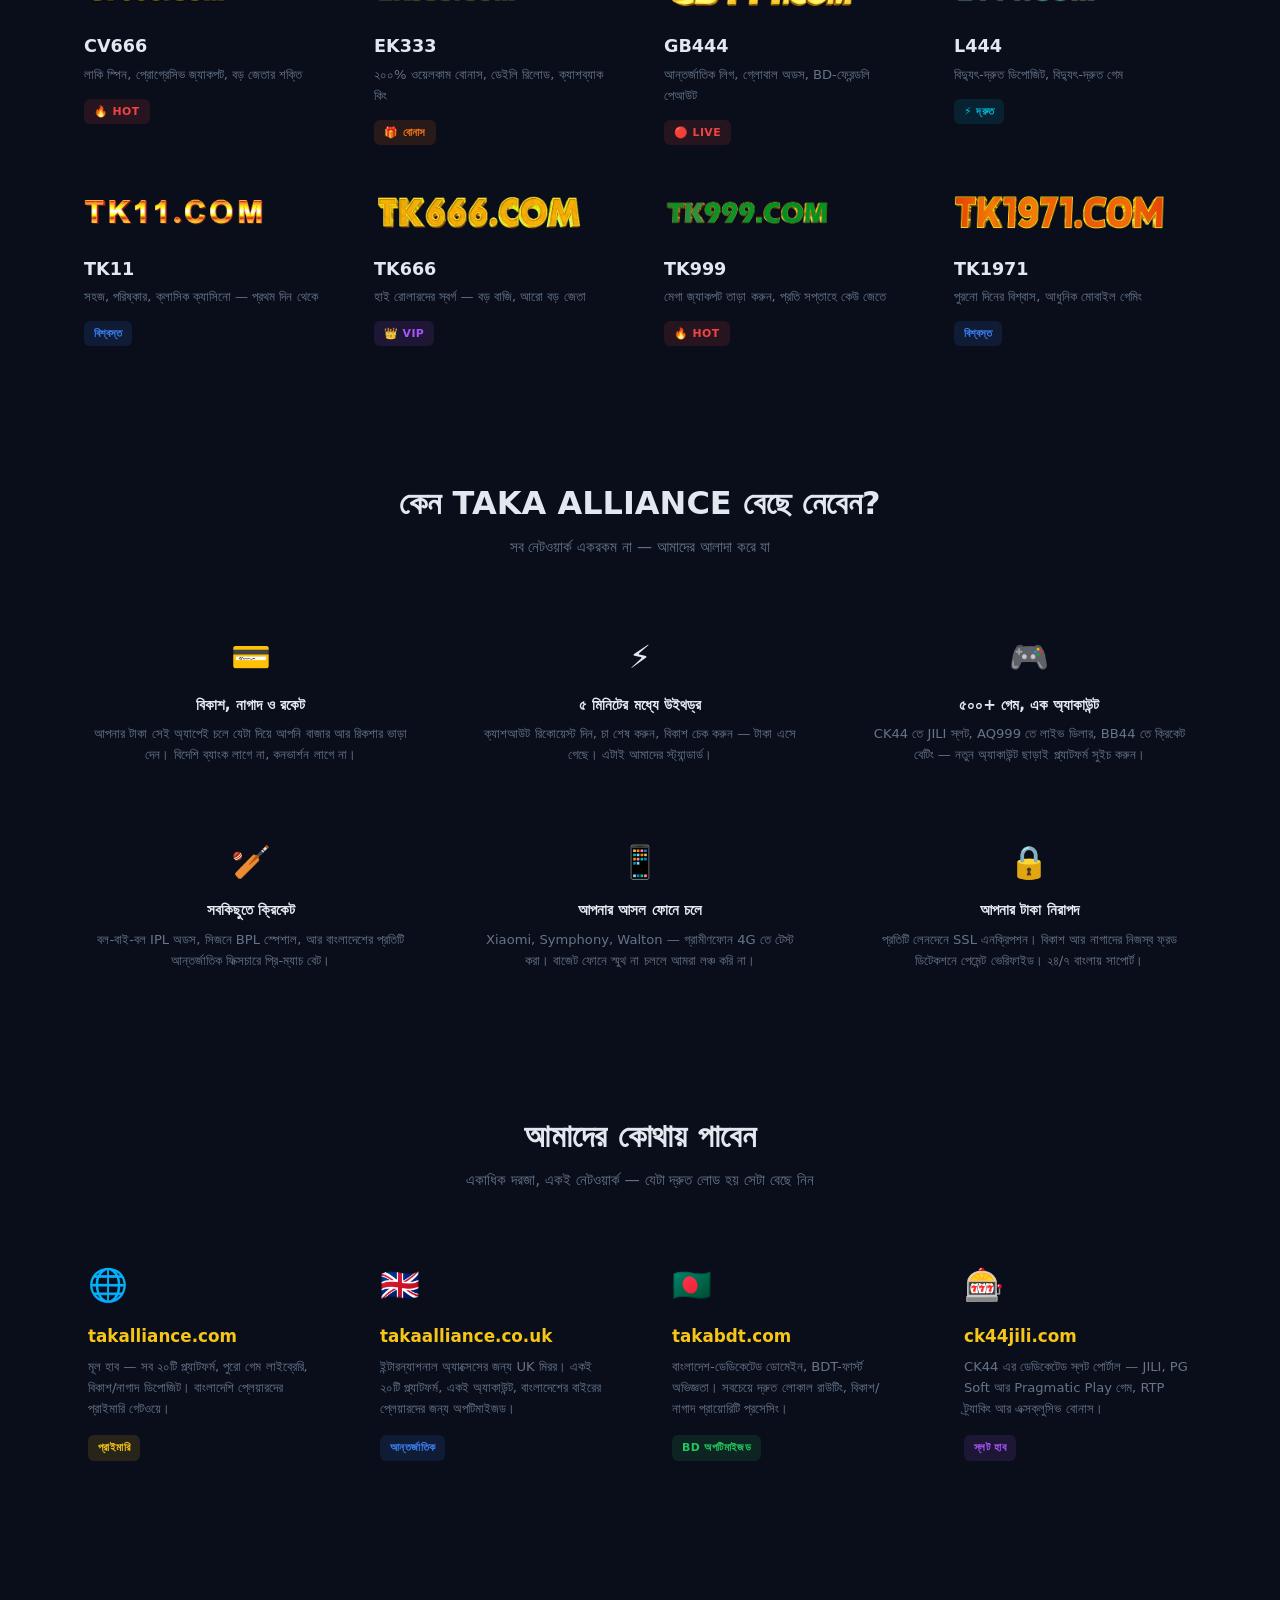
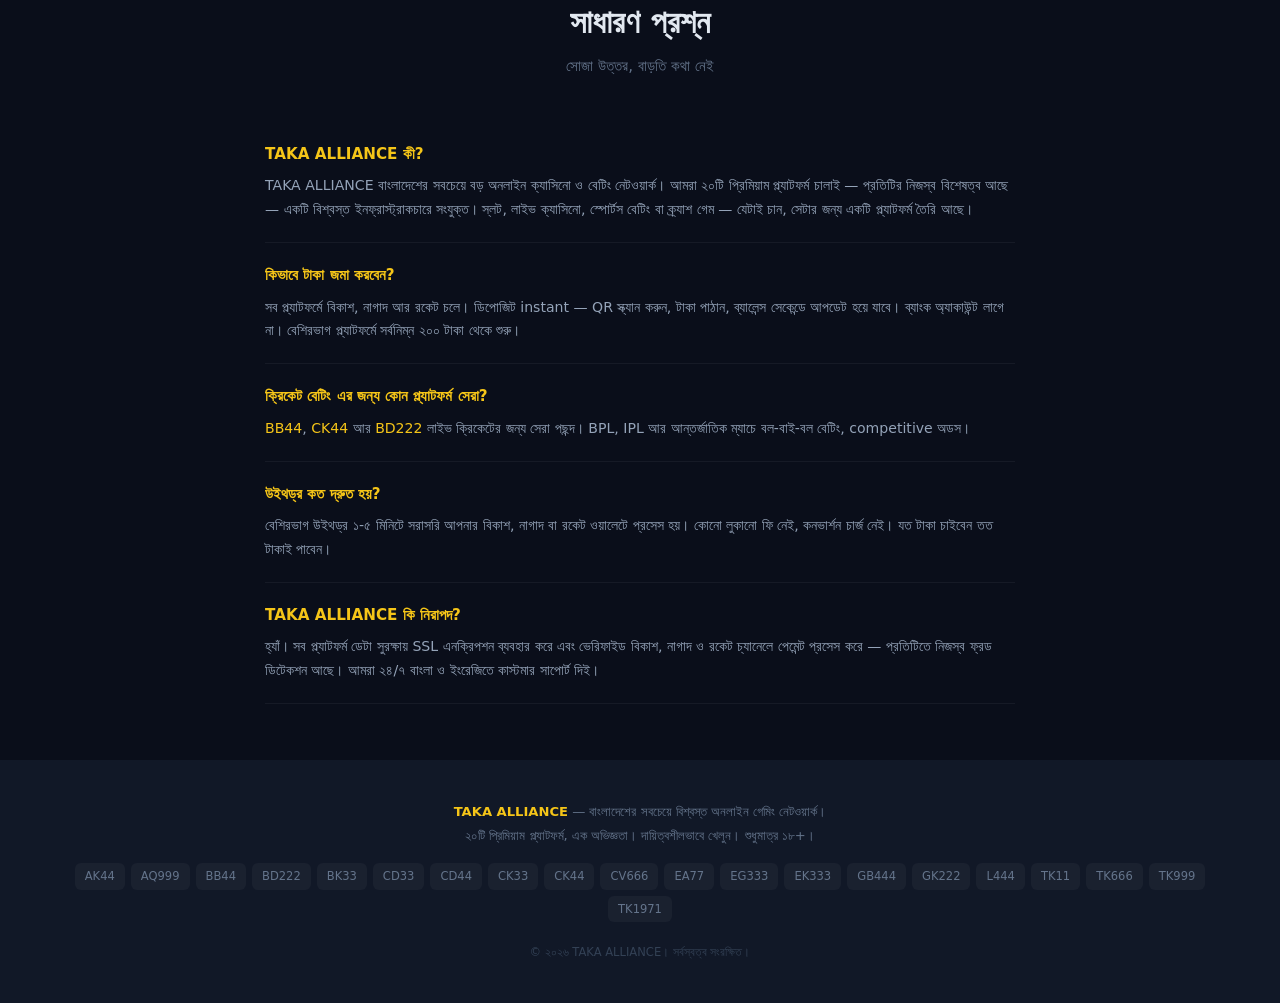
<file: bn.html>
<!DOCTYPE html>
<html lang="bn">
<head>
  <meta charset="utf-8">
  <meta name="viewport" content="width=device-width, initial-scale=1">
  <title>TAKA ALLIANCE — বাংলাদেশের #১ অনলাইন ক্যাসিনো ও বেটিং নেটওয়ার্ক</title>
  <meta name="description" content="TAKA ALLIANCE — বাংলাদেশের একমাত্র গেমিং নেটওয়ার্ক যেখানে ২০টি প্ল্যাটফর্ম একটি সিস্টেমে চলে। বিকাশে সেকেন্ডে ডিপোজিট, মিনিটে উইথড্র।">
  <meta name="keywords" content="TAKA ALLIANCE, বাংলাদেশ ক্যাসিনো, অনলাইন বেটিং বিডি, বিকাশ ক্যাসিনো, BB44, CK44, BK33, EA77, EG333, GK222, AQ999, নাগাদ ক্যাসিনো, বাংলাদেশ গ্যাম্বলিং, লাইভ ক্রিকেট বেটিং">
  <meta name="robots" content="index, follow, max-image-preview:large">
  <link rel="canonical" href="https://crazatttyyyyy.github.io/taka-alliance-bd/bn.html">
  <meta name="author" content="TAKA ALLIANCE">
  <meta name="geo.region" content="BD">
  <meta name="geo.placename" content="Bangladesh">
  <meta name="language" content="bn">
  <link rel="alternate" hreflang="en" href="https://crazatttyyyyy.github.io/taka-alliance-bd/">
  <link rel="alternate" hreflang="bn" href="https://crazatttyyyyy.github.io/taka-alliance-bd/bn.html">
  <link rel="alternate" hreflang="x-default" href="https://crazatttyyyyy.github.io/taka-alliance-bd/">

  <!-- OG -->
  <meta property="og:type" content="website">
  <meta property="og:site_name" content="TAKA ALLIANCE">
  <meta property="og:title" content="TAKA ALLIANCE — বাংলাদেশের #১ ক্যাসিনো ও বেটিং নেটওয়ার্ক">
  <meta property="og:description" content="TAKA ALLIANCE — বাংলাদেশের একমাত্র গেমিং নেটওয়ার্ক যেখানে ২০টি প্ল্যাটফর্ম একটি সিস্টেমে চলে। বিকাশে সেকেন্ডে ডিপোজিট, মিনিটে উইথড্র।">
  <meta property="og:url" content="https://crazatttyyyyy.github.io/taka-alliance-bd/bn.html">
  <meta property="og:locale" content="bn_BD">
  <meta property="og:locale:alternate" content="en_US">

  <!-- Twitter -->
  <meta name="twitter:card" content="summary_large_image">
  <meta name="twitter:title" content="TAKA ALLIANCE — বাংলাদেশের #১ ক্যাসিনো নেটওয়ার্ক">
  <meta name="twitter:description" content="২০টি প্রিমিয়াম প্ল্যাটফর্ম, ৫০০+ গেম, বিকাশে instant ডিপোজিট। ৫০,০০০+ বাংলাদেশি প্লেয়ার।">

  <!-- Schema.org JSON-LD -->
  <script type="application/ld+json">
  {
    "@context": "https://schema.org",
    "@graph": [
      {
        "@type": "Organization",
        "@id": "https://takalliance.com/#organization",
        "name": "TAKA ALLIANCE",
        "url": "https://takalliance.com/",
        "description": "বাংলাদেশের সবচেয়ে বড় অনলাইন ক্যাসিনো ও বেটিং নেটওয়ার্ক — ২০টি প্রিমিয়াম প্ল্যাটফর্ম।",
        "areaServed": {"@type": "Country", "name": "Bangladesh"},
        "sameAs": [
          "https://takalliance.com/",
          "https://takaalliance.co.uk/",
          "https://takabdt.com/",
          "https://ck44jili.com/",
          "https://crazatttyyyyy.github.io/taka-alliance-bd/",
          "https://t.me/TakaAlliance"
        ]
      },
      {
        "@type": "WebSite",
        "@id": "https://crazatttyyyyy.github.io/taka-alliance-bd/#website",
        "url": "https://crazatttyyyyy.github.io/taka-alliance-bd/",
        "name": "TAKA ALLIANCE Bangladesh",
        "publisher": {"@id": "https://takalliance.com/#organization"},
        "inLanguage": ["en", "bn"]
      },
      {
        "@type": "WebPage",
        "@id": "https://crazatttyyyyy.github.io/taka-alliance-bd/bn.html#webpage",
        "url": "https://crazatttyyyyy.github.io/taka-alliance-bd/bn.html",
        "name": "TAKA ALLIANCE — বাংলাদেশের #১ অনলাইন ক্যাসিনো ও বেটিং নেটওয়ার্ক",
        "isPartOf": {"@id": "https://crazatttyyyyy.github.io/taka-alliance-bd/#website"},
        "about": {"@id": "https://takalliance.com/#organization"},
        "inLanguage": "bn"
      },
      {
        "@type": "FAQPage",
        "mainEntity": [
          {
            "@type": "Question",
            "name": "TAKA ALLIANCE কী?",
            "acceptedAnswer": {
              "@type": "Answer",
              "text": "TAKA ALLIANCE বাংলাদেশের সবচেয়ে বড় অনলাইন ক্যাসিনো ও বেটিং নেটওয়ার্ক। ২০টি প্রিমিয়াম প্ল্যাটফর্মে ৫০০+ গেম, বিকাশ/নাগাদে instant ডিপোজিট আর ১-৫ মিনিটে উইথড্র।"
            }
          },
          {
            "@type": "Question",
            "name": "TAKA ALLIANCE প্ল্যাটফর্মে কিভাবে টাকা জমা করবেন?",
            "acceptedAnswer": {
              "@type": "Answer",
              "text": "সব TAKA ALLIANCE প্ল্যাটফর্মে বিকাশ, নাগাদ আর রকেটে instant ডিপোজিট হয়। ব্যাংক একাউন্ট লাগে না। সর্বনিম্ন ২০০ টাকা থেকে শুরু।"
            }
          },
          {
            "@type": "Question",
            "name": "ক্রিকেট বেটিং এর জন্য কোন প্ল্যাটফর্ম সবচেয়ে ভালো?",
            "acceptedAnswer": {
              "@type": "Answer",
              "text": "BB44, CK44 আর BD222 তে সেরা লাইভ ক্রিকেট বেটিং পাবেন — BPL, IPL আর আন্তর্জাতিক ম্যাচে competitive odds।"
            }
          }
        ]
      }
    ]
  }
  </script>

  <style>
    *,*::before,*::after{margin:0;padding:0;box-sizing:border-box}
    html{scroll-behavior:smooth}
    body{font-family:'Segoe UI',system-ui,-apple-system,sans-serif;background:#0a0e1a;color:#e2e8f0;line-height:1.6;overflow-x:hidden}
    a{color:inherit;text-decoration:none}

    /* NAV */
    .nav{position:sticky;top:0;z-index:100;background:rgba(10,14,26,.95);backdrop-filter:blur(16px);padding:0 24px}
    .nav-inner{max-width:1200px;margin:0 auto;display:flex;align-items:center;justify-content:space-between;height:64px}
    .nav-logo{display:flex;align-items:center;gap:10px;font-weight:800;font-size:1.2rem}
    .logo-mark{width:36px;height:36px;border-radius:10px;background:linear-gradient(135deg,#f5c518,#f97316);display:flex;align-items:center;justify-content:center;font-weight:900;font-size:1rem;color:#000}
    .logo-taka{color:#f5c518}
    .nav-links{display:flex;gap:24px;font-size:.88rem;font-weight:500}
    .nav-links a{color:#64748b;transition:color .2s}
    .nav-links a:hover{color:#fff}
    .nav-right{display:flex;align-items:center;gap:10px}
    .lang-switch{padding:6px 14px;border-radius:20px;font-size:.78rem;font-weight:600;border:1px solid rgba(255,255,255,.1);background:transparent;color:#64748b;cursor:pointer;transition:.2s}
    .lang-switch.on{background:#f5c518;color:#000;border-color:#f5c518}
    .btn-play{padding:8px 20px;border-radius:10px;background:#f5c518;color:#000;font-weight:700;font-size:.85rem;display:inline-flex;align-items:center;gap:6px;transition:transform .15s}
    .btn-play:hover{transform:scale(1.05)}

    /* HERO */
    .hero{max-width:1200px;margin:0 auto;padding:72px 24px 48px;display:grid;grid-template-columns:1.1fr 1fr;gap:40px;align-items:start}
    .hero-pill{display:inline-flex;align-items:center;gap:8px;background:rgba(34,197,94,.08);border:1px solid rgba(34,197,94,.18);border-radius:24px;padding:6px 16px;font-size:.8rem;color:#22c55e;font-weight:600;margin-bottom:24px}
    .hero-pill .dot{width:8px;height:8px;border-radius:50%;background:#22c55e;animation:blink 2s infinite}
    @keyframes blink{0%,100%{opacity:1}50%{opacity:.3}}
    .hero h1{font-size:3rem;font-weight:900;line-height:1.08;margin-bottom:20px}
    .hero h1 .gold{color:#f5c518}
    .hero h1 .purple{color:#a855f7}
    .hero-p{font-size:1.02rem;color:#94a3b8;line-height:1.7;margin-bottom:32px;max-width:500px}
    .hero-btns{display:flex;gap:12px;flex-wrap:wrap;margin-bottom:48px}
    .btn-cta{padding:14px 28px;border-radius:12px;font-weight:700;font-size:.92rem;display:inline-flex;align-items:center;gap:8px;transition:.2s;border:none;cursor:pointer}
    .btn-cta.primary{background:#f5c518;color:#000}
    .btn-cta.primary:hover{box-shadow:0 8px 28px rgba(245,197,24,.3);transform:translateY(-2px)}
    .btn-cta.outline{background:transparent;color:#f5c518;border:2px solid #f5c518}
    .btn-cta.outline:hover{background:rgba(245,197,24,.08)}
    .stats-row{display:flex;gap:36px;flex-wrap:wrap}
    .stat .num{font-size:2.1rem;font-weight:900;background:linear-gradient(135deg,#f5c518,#f97316);-webkit-background-clip:text;-webkit-text-fill-color:transparent;background-clip:text}
    .stat .lbl{font-size:.78rem;color:#64748b;font-weight:500}

    /* HERO RIGHT */
    .hero-grid{display:grid;grid-template-columns:1fr 1fr;gap:10px}
    .mini-card{background:transparent;border:none;padding:16px;transition:.3s;border-radius:12px}
    .mini-card:hover{background:rgba(255,255,255,.03);transform:translateY(-2px)}
    .mini-card h3{font-size:1.05rem;font-weight:700;margin-bottom:2px}
    .mini-card .mc-tag{font-size:.8rem;color:#64748b;margin-bottom:10px}
    .mini-card .mc-badge{display:inline-block;padding:3px 9px;border-radius:5px;font-size:.68rem;font-weight:700;text-transform:uppercase;letter-spacing:.4px}
    .mini-card.span-2{grid-column:span 2}

    /* SECTION */
    .section{max-width:1200px;margin:0 auto;padding:56px 24px}
    .section-head{text-align:center;margin-bottom:44px}
    .section-head h2{font-size:2rem;font-weight:800;margin-bottom:6px}
    .section-head p{color:#64748b;font-size:.95rem}

    /* BRAND GRID */
    .brand-grid{display:grid;grid-template-columns:repeat(auto-fill,minmax(240px,1fr));gap:8px}
    .b-card{background:transparent;border:none;border-radius:12px;padding:20px;transition:.3s;display:block}
    .b-card:hover{background:rgba(255,255,255,.04);transform:translateY(-2px)}
    .b-card h3{font-size:1.1rem;font-weight:700;margin-bottom:3px}
    .b-card .tl{font-size:.82rem;color:#64748b;margin-bottom:12px}
    .b-card .bg{display:inline-block;padding:4px 10px;border-radius:6px;font-size:.68rem;font-weight:700;text-transform:uppercase;letter-spacing:.4px}

    /* Badge styles */
    .bg-hot{background:rgba(239,68,68,.12);color:#ef4444}
    .bg-pop{background:rgba(6,182,212,.12);color:#06b6d4}
    .bg-feat{background:rgba(245,197,24,.12);color:#f5c518}
    .bg-live{background:rgba(239,68,68,.12);color:#ef4444}
    .bg-new{background:rgba(34,197,94,.12);color:#22c55e}
    .bg-rtp{background:rgba(34,197,94,.12);color:#22c55e}
    .bg-vip{background:rgba(168,85,247,.12);color:#a855f7}
    .bg-fast{background:rgba(6,182,212,.12);color:#06b6d4}
    .bg-trust{background:rgba(59,130,246,.12);color:#3b82f6}
    .bg-bonus{background:rgba(249,115,22,.12);color:#f97316}

    /* LOGO IMAGES */
    .logo-img{border-radius:6px}
    .mc-logo{height:36px;width:auto;margin-bottom:12px;border-radius:6px}
    .b-logo{height:40px;width:auto;margin-bottom:14px;border-radius:6px}

    /* DOMAIN SECTION */
    .domain-grid{display:grid;grid-template-columns:repeat(auto-fill,minmax(260px,1fr));gap:16px}
    .domain-card{background:transparent;border:none;border-radius:12px;padding:24px;transition:.3s;display:block}
    .domain-card:hover{background:rgba(255,255,255,.04);transform:translateY(-2px)}
    .domain-icon{font-size:2rem;margin-bottom:12px}
    .domain-card h3{font-size:1.05rem;font-weight:700;margin-bottom:6px;color:#f5c518}
    .domain-desc{font-size:.82rem;color:#64748b;line-height:1.6;margin-bottom:14px}
    .domain-badge{display:inline-block;padding:4px 10px;border-radius:6px;font-size:.68rem;font-weight:700;text-transform:uppercase;letter-spacing:.4px;background:rgba(245,197,24,.12);color:#f5c518}
    .badge-intl{background:rgba(59,130,246,.12);color:#3b82f6}
    .badge-bd{background:rgba(34,197,94,.12);color:#22c55e}
    .badge-slot{background:rgba(168,85,247,.12);color:#a855f7}

    /* FEATURES */
    .feat-grid{display:grid;grid-template-columns:repeat(auto-fill,minmax(280px,1fr));gap:16px}
    .feat-card{background:transparent;border:none;border-radius:12px;padding:28px;text-align:center}
    .feat-card .icon{font-size:2rem;margin-bottom:10px}
    .feat-card h3{font-size:.95rem;font-weight:700;margin-bottom:6px}
    .feat-card p{font-size:.82rem;color:#64748b;line-height:1.6}

    /* FAQ */
    .faq-list{max-width:750px;margin:0 auto}
    .faq-item{background:transparent;border:none;border-bottom:1px solid rgba(255,255,255,.05);padding:20px 0;margin-bottom:0;border-radius:0}
    .faq-item h3{font-size:.95rem;font-weight:700;margin-bottom:8px;color:#f5c518}
    .faq-item p{font-size:.88rem;color:#94a3b8;line-height:1.7}

    /* FOOTER */
    .footer{background:#111827;padding:40px 24px;text-align:center}
    .footer-inner{max-width:1200px;margin:0 auto}
    .footer p{color:#64748b;font-size:.82rem;line-height:1.8}
    .footer-brands{display:flex;flex-wrap:wrap;justify-content:center;gap:6px;margin-top:16px}
    .footer-brands a{padding:4px 10px;border-radius:6px;background:rgba(255,255,255,.04);font-size:.72rem;color:#64748b;transition:.2s}
    .footer-brands a:hover{background:rgba(255,255,255,.1);color:#fff}

    @media(max-width:768px){
      .hero{grid-template-columns:1fr;padding:40px 16px 24px}
      .hero h1{font-size:2rem}
      .hero-btns{justify-content:center}
      .stats-row{justify-content:center}
      .hero-grid{grid-template-columns:1fr 1fr;gap:10px}
      .nav-links{display:none}
      .brand-grid{grid-template-columns:1fr 1fr;gap:10px}
      .b-card{padding:14px}
      .mini-card.span-2{grid-column:span 2}
    }
  </style>
</head>
<body>

  <!-- NAVIGATION -->
  <nav class="nav" aria-label="প্রধান নেভিগেশন">
    <div class="nav-inner">
      <a href="bn.html" class="nav-logo" aria-label="TAKA ALLIANCE হোম">
        <img src="assets/img-logo/hero-alliance.webp" alt="TAKA ALLIANCE" height="32" class="logo-img">
        <span><span class="logo-taka">TAKA</span> ALLIANCE</span>
      </a>
      <div class="nav-links">
        <a href="#platforms">প্ল্যাটফর্ম</a>
        <a href="#features">কেন আমরা</a>
        <a href="#domains">ডোমেইন</a>
        <a href="#faq">প্রশ্নোত্তর</a>
      </div>
      <div class="nav-right">
        <a href="index.html" class="lang-switch">EN</a>
        <span class="lang-switch on">বাংলা</span>
        <a href="https://takalliance.com/" target="_blank" rel="noopener" class="btn-play">এখনই খেলুন 🎰</a>
      </div>
    </div>
  </nav>

  <main>
  <!-- HERO -->
  <section class="hero" aria-label="হিরো">
    <div>
      <div class="hero-pill"><span class="dot"></span> সারা বাংলাদেশে ৫০,০০০+ প্লেয়ারের বিশ্বাস</div>
      <h1>এক নেটওয়ার্ক।<br><span class="gold">বিশটি প্ল্যাটফর্ম।</span><br><span class="purple">কোনো ঝামেলা নেই।</span></h1>
      <p class="hero-p">TAKA ALLIANCE একটি অ্যাকাউন্টেই সব গেমিং ভার্টিক্যাল — স্লট, লাইভ ডিলার, ক্রিকেট বেটিং, ক্র্যাশ গেম। প্ল্যাটফর্ম বেছে নিন, বিকাশে ডিপোজিট করুন, শুরু করুন।</p>
      <div class="hero-btns">
        <a href="https://takalliance.com/" target="_blank" rel="noopener" class="btn-cta primary">প্ল্যাটফর্ম দেখুন</a>
        <a href="https://takalliance.com/bonus/" target="_blank" rel="noopener" class="btn-cta outline">বর্তমান অফার</a>
      </div>
      <div class="stats-row">
        <div class="stat"><div class="num">২০</div><div class="lbl">প্ল্যাটফর্ম</div></div>
        <div class="stat"><div class="num">৫০০+</div><div class="lbl">গেম</div></div>
        <div class="stat"><div class="num">&lt;৫মি</div><div class="lbl">উইথড্র</div></div>
      </div>
    </div>
    <div class="hero-grid" aria-label="টপ প্ল্যাটফর্ম">
      <a href="https://takalliance.com/bk33/bn.html" target="_blank" rel="noopener" class="mini-card">
        <img src="assets/img-brand/bk33.webp" alt="BK33" class="mc-logo" height="36" loading="lazy">
        <h3>BK33 VIP</h3>
        <p class="mc-tag">এক্সক্লুসিভ VIP টেবিল, প্রাইভেট ক্যাশিয়ার</p>
        <span class="mc-badge bg-hot">🔥 HOT</span>
      </a>
      <a href="https://takalliance.com/ea77/bn.html" target="_blank" rel="noopener" class="mini-card">
        <img src="assets/img-brand/ea77.webp" alt="EA77" class="mc-logo" height="36" loading="lazy">
        <h3>EA77</h3>
        <p class="mc-tag">জিরো ল্যাগ গেমপ্লে, Evolution-powered</p>
        <span class="mc-badge bg-pop">জনপ্রিয়</span>
      </a>
      <a href="https://takalliance.com/gk222/bn.html" target="_blank" rel="noopener" class="mini-card">
        <img src="assets/img-brand/gk222.webp" alt="GK222" class="mc-logo" height="36" loading="lazy">
        <h3>GK222</h3>
        <p class="mc-tag">৯৬%+ RTP স্লট, বিজয়ীদের জন্য বাছাই করা</p>
        <span class="mc-badge bg-rtp">৯৬%+ RTP</span>
      </a>
      <a href="https://takalliance.com/aq999/bn.html" target="_blank" rel="noopener" class="mini-card">
        <img src="assets/img-brand/aq999.webp" alt="AQ999" class="mc-logo" height="36" loading="lazy">
        <h3>AQ999</h3>
        <p class="mc-tag">আসল ডিলার, আসল তাস, বিকাশে ক্যাশআউট</p>
        <span class="mc-badge bg-live">🔴 LIVE</span>
      </a>
      <a href="https://takalliance.com/eg333/bn.html" target="_blank" rel="noopener" class="mini-card span-2">
        <img src="assets/img-brand/eg333.webp" alt="EG333" class="mc-logo" height="36" loading="lazy">
        <h3>EG333</h3>
        <p class="mc-tag">স্লট, ক্যাসিনো, ক্রিকেট, ক্র্যাশ — এক লগইন</p>
        <span class="mc-badge bg-feat">⭐ ফিচার্ড</span>
      </a>
    </div>
  </section>

  <!-- সব ২০টি প্ল্যাটফর্ম -->
  <section class="section" id="platforms" aria-label="সব ২০টি প্ল্যাটফর্ম">
    <div class="section-head">
      <h2>আপনার প্ল্যাটফর্ম বেছে নিন</h2>
      <p>প্রতিটি ব্র্যান্ডের নিজস্ব বিশেষত্ব আছে। আপনার খেলার ধরনে যেটা মানায় সেটা বেছে নিন।</p>
    </div>
    <div class="brand-grid">

      <a href="https://takalliance.com/ck44/bn.html" target="_blank" rel="noopener" class="b-card">
        <img src="assets/img-brand/ck44.webp" alt="CK44" class="b-logo" height="40" loading="lazy">
        <h3>CK44</h3>
        <p class="tl">৫০০+ স্লট আর লাইভ ক্রিকেট অডস এক জায়গায়</p>
        <span class="bg bg-feat">⭐ ফিচার্ড</span>
      </a>

      <a href="https://takalliance.com/bb44/bn.html" target="_blank" rel="noopener" class="b-card">
        <img src="assets/img-brand/bb44.webp" alt="BB44" class="b-logo" height="40" loading="lazy">
        <h3>BB44</h3>
        <p class="tl">বিকাশে বেটিং এর জন্য বাংলাদেশ BB44 কে বিশ্বাস করে</p>
        <span class="bg bg-hot">🔥 HOT</span>
      </a>

      <a href="https://takalliance.com/bk33/bn.html" target="_blank" rel="noopener" class="b-card">
        <img src="assets/img-brand/bk33.webp" alt="BK33" class="b-logo" height="40" loading="lazy">
        <h3>BK33 VIP</h3>
        <p class="tl">প্রাইভেট টেবিল, দ্রুত পেআউট, শুধু VIP বোনাস</p>
        <span class="bg bg-hot">🔥 HOT</span>
      </a>

      <a href="https://takalliance.com/ea77/bn.html" target="_blank" rel="noopener" class="b-card">
        <img src="assets/img-brand/ea77.webp" alt="EA77" class="b-logo" height="40" loading="lazy">
        <h3>EA77</h3>
        <p class="tl">মসৃণ গেমপ্লে, জিরো ল্যাগ, Evolution লাইভ টেবিল</p>
        <span class="bg bg-pop">জনপ্রিয়</span>
      </a>

      <a href="https://takalliance.com/eg333/bn.html" target="_blank" rel="noopener" class="b-card">
        <img src="assets/img-brand/eg333.webp" alt="EG333" class="b-logo" height="40" loading="lazy">
        <h3>EG333</h3>
        <p class="tl">স্লট, ক্যাসিনো, ক্রিকেট, ক্র্যাশ গেম — এক লগইনে সব</p>
        <span class="bg bg-feat">⭐ ফিচার্ড</span>
      </a>

      <a href="https://takalliance.com/gk222/bn.html" target="_blank" rel="noopener" class="b-card">
        <img src="assets/img-brand/gk222.webp" alt="GK222" class="b-logo" height="40" loading="lazy">
        <h3>GK222</h3>
        <p class="tl">সিরিয়াস প্লেয়ারদের জন্য ৯৬%+ RTP স্লট</p>
        <span class="bg bg-rtp">৯৬%+ RTP</span>
      </a>

      <a href="https://takalliance.com/aq999/bn.html" target="_blank" rel="noopener" class="b-card">
        <img src="assets/img-brand/aq999.webp" alt="AQ999" class="b-logo" height="40" loading="lazy">
        <h3>AQ999</h3>
        <p class="tl">আসল ডিলার, আসল তাস, রিয়েল-টাইম বিকাশ ক্যাশআউট</p>
        <span class="bg bg-live">🔴 LIVE</span>
      </a>

      <a href="https://takalliance.com/ak44/bn.html" target="_blank" rel="noopener" class="b-card">
        <img src="assets/img-brand/ak44.webp" alt="AK44" class="b-logo" height="40" loading="lazy">
        <h3>AK44</h3>
        <p class="tl">Aviator, JetX আর ক্র্যাশ গেমে instant জেতা</p>
        <span class="bg bg-new">🆕 নতুন</span>
      </a>

      <a href="https://takalliance.com/bd222/bn.html" target="_blank" rel="noopener" class="b-card">
        <img src="assets/img-brand/bd222.webp" alt="BD222" class="b-logo" height="40" loading="lazy">
        <h3>BD222</h3>
        <p class="tl">BPL আর IPL লাইভ অডস বল-বাই-বল আপডেট</p>
        <span class="bg bg-pop">জনপ্রিয়</span>
      </a>

      <a href="https://takalliance.com/cd33/bn.html" target="_blank" rel="noopener" class="b-card">
        <img src="assets/img-brand/cd33.webp" alt="CD33" class="b-logo" height="40" loading="lazy">
        <h3>CD33</h3>
        <p class="tl">৩ মিনিটের মধ্যে বিকাশে টাকা তুলুন</p>
        <span class="bg bg-fast">⚡ দ্রুত</span>
      </a>

      <a href="https://takalliance.com/cd44/bn.html" target="_blank" rel="noopener" class="b-card">
        <img src="assets/img-brand/cd44.png" alt="CD44" class="b-logo" height="40" loading="lazy">
        <h3>CD44</h3>
        <p class="tl">ক্র্যাশ গেম আর instant-win আর্কেড, খাঁটি অ্যাড্রেনালিন</p>
        <span class="bg bg-new">🆕 নতুন</span>
      </a>

      <a href="https://takalliance.com/ck33/bn.html" target="_blank" rel="noopener" class="b-card">
        <img src="assets/img-brand/ck33.webp" alt="CK33" class="b-logo" height="40" loading="lazy">
        <h3>CK33</h3>
        <p class="tl">ব্ল্যাকজ্যাক, ব্যাকার্যাট আর রুলেট — যেভাবে হওয়া উচিত</p>
        <span class="bg bg-trust">বিশ্বস্ত</span>
      </a>

      <a href="https://takalliance.com/cv666/bn.html" target="_blank" rel="noopener" class="b-card">
        <img src="assets/img-brand/cv666.webp" alt="CV666" class="b-logo" height="40" loading="lazy">
        <h3>CV666</h3>
        <p class="tl">লাকি স্পিন, প্রোগ্রেসিভ জ্যাকপট, বড় জেতার শক্তি</p>
        <span class="bg bg-hot">🔥 HOT</span>
      </a>

      <a href="https://takalliance.com/ek333/bn.html" target="_blank" rel="noopener" class="b-card">
        <img src="assets/img-brand/ek333.webp" alt="EK333" class="b-logo" height="40" loading="lazy">
        <h3>EK333</h3>
        <p class="tl">২০০% ওয়েলকাম বোনাস, ডেইলি রিলোড, ক্যাশব্যাক কিং</p>
        <span class="bg bg-bonus">🎁 বোনাস</span>
      </a>

      <a href="https://takalliance.com/gb444/bn.html" target="_blank" rel="noopener" class="b-card">
        <img src="assets/img-brand/gb444.png" alt="GB444" class="b-logo" height="40" loading="lazy">
        <h3>GB444</h3>
        <p class="tl">আন্তর্জাতিক লিগ, গ্লোবাল অডস, BD-ফ্রেন্ডলি পেআউট</p>
        <span class="bg bg-live">🔴 LIVE</span>
      </a>

      <a href="https://takalliance.com/l444/bn.html" target="_blank" rel="noopener" class="b-card">
        <img src="assets/img-brand/l444.webp" alt="L444" class="b-logo" height="40" loading="lazy">
        <h3>L444</h3>
        <p class="tl">বিদ্যুৎ-দ্রুত ডিপোজিট, বিদ্যুৎ-দ্রুত গেম</p>
        <span class="bg bg-fast">⚡ দ্রুত</span>
      </a>

      <a href="https://takalliance.com/tk11/bn.html" target="_blank" rel="noopener" class="b-card">
        <img src="assets/img-brand/tk11.webp" alt="TK11" class="b-logo" height="40" loading="lazy">
        <h3>TK11</h3>
        <p class="tl">সহজ, পরিষ্কার, ক্লাসিক ক্যাসিনো — প্রথম দিন থেকে</p>
        <span class="bg bg-trust">বিশ্বস্ত</span>
      </a>

      <a href="https://takalliance.com/tk666/bn.html" target="_blank" rel="noopener" class="b-card">
        <img src="assets/img-brand/tk666.webp" alt="TK666" class="b-logo" height="40" loading="lazy">
        <h3>TK666</h3>
        <p class="tl">হাই রোলারদের স্বর্গ — বড় বাজি, আরো বড় জেতা</p>
        <span class="bg bg-vip">👑 VIP</span>
      </a>

      <a href="https://takalliance.com/tk999/bn.html" target="_blank" rel="noopener" class="b-card">
        <img src="assets/img-brand/tk999.webp" alt="TK999" class="b-logo" height="40" loading="lazy">
        <h3>TK999</h3>
        <p class="tl">মেগা জ্যাকপট তাড়া করুন, প্রতি সপ্তাহে কেউ জেতে</p>
        <span class="bg bg-hot">🔥 HOT</span>
      </a>

      <a href="https://takalliance.com/tk1971/bn.html" target="_blank" rel="noopener" class="b-card">
        <img src="assets/img-brand/tk1971.webp" alt="TK1971" class="b-logo" height="40" loading="lazy">
        <h3>TK1971</h3>
        <p class="tl">পুরনো দিনের বিশ্বাস, আধুনিক মোবাইল গেমিং</p>
        <span class="bg bg-trust">বিশ্বস্ত</span>
      </a>

    </div>
  </section>

  <!-- কেন TAKA ALLIANCE -->
  <section class="section" id="features" aria-label="কেন TAKA ALLIANCE বেছে নেবেন">
    <div class="section-head">
      <h2>কেন TAKA ALLIANCE বেছে নেবেন?</h2>
      <p>সব নেটওয়ার্ক একরকম না — আমাদের আলাদা করে যা</p>
    </div>
    <div class="feat-grid">
      <div class="feat-card" id="payments">
        <div class="icon">💳</div>
        <h3>বিকাশ, নাগাদ ও রকেট</h3>
        <p>আপনার টাকা সেই অ্যাপেই চলে যেটা দিয়ে আপনি বাজার আর রিকশার ভাড়া দেন। বিদেশি ব্যাংক লাগে না, কনভার্শন লাগে না।</p>
      </div>
      <div class="feat-card">
        <div class="icon">⚡</div>
        <h3>৫ মিনিটের মধ্যে উইথড্র</h3>
        <p>ক্যাশআউট রিকোয়েস্ট দিন, চা শেষ করুন, বিকাশ চেক করুন — টাকা এসে গেছে। এটাই আমাদের স্ট্যান্ডার্ড।</p>
      </div>
      <div class="feat-card">
        <div class="icon">🎮</div>
        <h3>৫০০+ গেম, এক অ্যাকাউন্ট</h3>
        <p>CK44 তে JILI স্লট, AQ999 তে লাইভ ডিলার, BB44 তে ক্রিকেট বেটিং — নতুন অ্যাকাউন্ট ছাড়াই প্ল্যাটফর্ম সুইচ করুন।</p>
      </div>
      <div class="feat-card">
        <div class="icon">🏏</div>
        <h3>সবকিছুতে ক্রিকেট</h3>
        <p>বল-বাই-বল IPL অডস, সিজনে BPL স্পেশাল, আর বাংলাদেশের প্রতিটি আন্তর্জাতিক ফিক্সচারে প্রি-ম্যাচ বেট।</p>
      </div>
      <div class="feat-card">
        <div class="icon">📱</div>
        <h3>আপনার আসল ফোনে চলে</h3>
        <p>Xiaomi, Symphony, Walton — গ্রামীণফোন 4G তে টেস্ট করা। বাজেট ফোনে স্মুথ না চললে আমরা লঞ্চ করি না।</p>
      </div>
      <div class="feat-card">
        <div class="icon">🔒</div>
        <h3>আপনার টাকা নিরাপদ</h3>
        <p>প্রতিটি লেনদেনে SSL এনক্রিপশন। বিকাশ আর নাগাদের নিজস্ব ফ্রড ডিটেকশনে পেমেন্ট ভেরিফাইড। ২৪/৭ বাংলায় সাপোর্ট।</p>
      </div>
    </div>
  </section>

  <!-- অফিসিয়াল ডোমেইন -->
  <section class="section" id="domains" aria-label="অফিসিয়াল ডোমেইন">
    <div class="section-head">
      <h2>আমাদের কোথায় পাবেন</h2>
      <p>একাধিক দরজা, একই নেটওয়ার্ক — যেটা দ্রুত লোড হয় সেটা বেছে নিন</p>
    </div>
    <div class="domain-grid">
      <a href="https://takalliance.com/bn.html" target="_blank" rel="noopener" class="domain-card">
        <div class="domain-icon">🌐</div>
        <h3>takalliance.com</h3>
        <p class="domain-desc">মূল হাব — সব ২০টি প্ল্যাটফর্ম, পুরো গেম লাইব্রেরি, বিকাশ/নাগাদ ডিপোজিট। বাংলাদেশি প্লেয়ারদের প্রাইমারি গেটওয়ে।</p>
        <span class="domain-badge">প্রাইমারি</span>
      </a>
      <a href="https://takaalliance.co.uk/bn/" target="_blank" rel="noopener" class="domain-card">
        <div class="domain-icon">🇬🇧</div>
        <h3>takaalliance.co.uk</h3>
        <p class="domain-desc">ইন্টারন্যাশনাল অ্যাক্সেসের জন্য UK মিরর। একই ২০টি প্ল্যাটফর্ম, একই অ্যাকাউন্ট, বাংলাদেশের বাইরের প্লেয়ারদের জন্য অপটিমাইজড।</p>
        <span class="domain-badge badge-intl">আন্তর্জাতিক</span>
      </a>
      <a href="https://takabdt.com/bn" target="_blank" rel="noopener" class="domain-card">
        <div class="domain-icon">🇧🇩</div>
        <h3>takabdt.com</h3>
        <p class="domain-desc">বাংলাদেশ-ডেডিকেটেড ডোমেইন, BDT-ফার্স্ট অভিজ্ঞতা। সবচেয়ে দ্রুত লোকাল রাউটিং, বিকাশ/নাগাদ প্রায়োরিটি প্রসেসিং।</p>
        <span class="domain-badge badge-bd">BD অপটিমাইজড</span>
      </a>
      <a href="https://ck44jili.com/bn/" target="_blank" rel="noopener" class="domain-card">
        <div class="domain-icon">🎰</div>
        <h3>ck44jili.com</h3>
        <p class="domain-desc">CK44 এর ডেডিকেটেড স্লট পোর্টাল — JILI, PG Soft আর Pragmatic Play গেম, RTP ট্র্যাকিং আর এক্সক্লুসিভ বোনাস।</p>
        <span class="domain-badge badge-slot">স্লট হাব</span>
      </a>
    </div>
  </section>

  <!-- প্রশ্নোত্তর -->
  <section class="section" id="faq" aria-label="প্রশ্নোত্তর">
    <div class="section-head">
      <h2>সাধারণ প্রশ্ন</h2>
      <p>সোজা উত্তর, বাড়তি কথা নেই</p>
    </div>
    <div class="faq-list">
      <div class="faq-item">
        <h3>TAKA ALLIANCE কী?</h3>
        <p>TAKA ALLIANCE বাংলাদেশের সবচেয়ে বড় অনলাইন ক্যাসিনো ও বেটিং নেটওয়ার্ক। আমরা ২০টি প্রিমিয়াম প্ল্যাটফর্ম চালাই — প্রতিটির নিজস্ব বিশেষত্ব আছে — একটি বিশ্বস্ত ইনফ্রাস্ট্রাকচারে সংযুক্ত। স্লট, লাইভ ক্যাসিনো, স্পোর্টস বেটিং বা ক্র্যাশ গেম — যেটাই চান, সেটার জন্য একটি প্ল্যাটফর্ম তৈরি আছে।</p>
      </div>
      <div class="faq-item">
        <h3>কিভাবে টাকা জমা করবেন?</h3>
        <p>সব প্ল্যাটফর্মে বিকাশ, নাগাদ আর রকেট চলে। ডিপোজিট instant — QR স্ক্যান করুন, টাকা পাঠান, ব্যালেন্স সেকেন্ডে আপডেট হয়ে যাবে। ব্যাংক অ্যাকাউন্ট লাগে না। বেশিরভাগ প্ল্যাটফর্মে সর্বনিম্ন ২০০ টাকা থেকে শুরু।</p>
      </div>
      <div class="faq-item">
        <h3>ক্রিকেট বেটিং এর জন্য কোন প্ল্যাটফর্ম সেরা?</h3>
        <p><a href="https://takalliance.com/bb44/bn.html" style="color:#f5c518">BB44</a>, <a href="https://takalliance.com/ck44/bn.html" style="color:#f5c518">CK44</a> আর <a href="https://takalliance.com/bd222/bn.html" style="color:#f5c518">BD222</a> লাইভ ক্রিকেটের জন্য সেরা পছন্দ। BPL, IPL আর আন্তর্জাতিক ম্যাচে বল-বাই-বল বেটিং, competitive অডস।</p>
      </div>
      <div class="faq-item">
        <h3>উইথড্র কত দ্রুত হয়?</h3>
        <p>বেশিরভাগ উইথড্র ১-৫ মিনিটে সরাসরি আপনার বিকাশ, নাগাদ বা রকেট ওয়ালেটে প্রসেস হয়। কোনো লুকানো ফি নেই, কনভার্শন চার্জ নেই। যত টাকা চাইবেন তত টাকাই পাবেন।</p>
      </div>
      <div class="faq-item">
        <h3>TAKA ALLIANCE কি নিরাপদ?</h3>
        <p>হ্যাঁ। সব প্ল্যাটফর্ম ডেটা সুরক্ষায় SSL এনক্রিপশন ব্যবহার করে এবং ভেরিফাইড বিকাশ, নাগাদ ও রকেট চ্যানেলে পেমেন্ট প্রসেস করে — প্রতিটিতে নিজস্ব ফ্রড ডিটেকশন আছে। আমরা ২৪/৭ বাংলা ও ইংরেজিতে কাস্টমার সাপোর্ট দিই।</p>
      </div>
    </div>
  </section>
  </main>

  <!-- FOOTER -->
  <footer class="footer">
    <div class="footer-inner">
      <p><strong style="color:#f5c518">TAKA ALLIANCE</strong> — বাংলাদেশের সবচেয়ে বিশ্বস্ত অনলাইন গেমিং নেটওয়ার্ক।<br>২০টি প্রিমিয়াম প্ল্যাটফর্ম, এক অভিজ্ঞতা। দায়িত্বশীলভাবে খেলুন। শুধুমাত্র ১৮+।</p>
      <nav class="footer-brands" aria-label="সব প্ল্যাটফর্ম">
        <a href="https://takalliance.com/ak44/bn.html" target="_blank" rel="noopener">AK44</a>
        <a href="https://takalliance.com/aq999/bn.html" target="_blank" rel="noopener">AQ999</a>
        <a href="https://takalliance.com/bb44/bn.html" target="_blank" rel="noopener">BB44</a>
        <a href="https://takalliance.com/bd222/bn.html" target="_blank" rel="noopener">BD222</a>
        <a href="https://takalliance.com/bk33/bn.html" target="_blank" rel="noopener">BK33</a>
        <a href="https://takalliance.com/cd33/bn.html" target="_blank" rel="noopener">CD33</a>
        <a href="https://takalliance.com/cd44/bn.html" target="_blank" rel="noopener">CD44</a>
        <a href="https://takalliance.com/ck33/bn.html" target="_blank" rel="noopener">CK33</a>
        <a href="https://takalliance.com/ck44/bn.html" target="_blank" rel="noopener">CK44</a>
        <a href="https://takalliance.com/cv666/bn.html" target="_blank" rel="noopener">CV666</a>
        <a href="https://takalliance.com/ea77/bn.html" target="_blank" rel="noopener">EA77</a>
        <a href="https://takalliance.com/eg333/bn.html" target="_blank" rel="noopener">EG333</a>
        <a href="https://takalliance.com/ek333/bn.html" target="_blank" rel="noopener">EK333</a>
        <a href="https://takalliance.com/gb444/bn.html" target="_blank" rel="noopener">GB444</a>
        <a href="https://takalliance.com/gk222/bn.html" target="_blank" rel="noopener">GK222</a>
        <a href="https://takalliance.com/l444/bn.html" target="_blank" rel="noopener">L444</a>
        <a href="https://takalliance.com/tk11/bn.html" target="_blank" rel="noopener">TK11</a>
        <a href="https://takalliance.com/tk666/bn.html" target="_blank" rel="noopener">TK666</a>
        <a href="https://takalliance.com/tk999/bn.html" target="_blank" rel="noopener">TK999</a>
        <a href="https://takalliance.com/tk1971/bn.html" target="_blank" rel="noopener">TK1971</a>
      </nav>
      <p style="margin-top:20px;font-size:.72rem;color:#334155">&copy; ২০২৬ TAKA ALLIANCE। সর্বস্বত্ব সংরক্ষিত।</p>
    </div>
  </footer>

</body>
</html>
</file>
